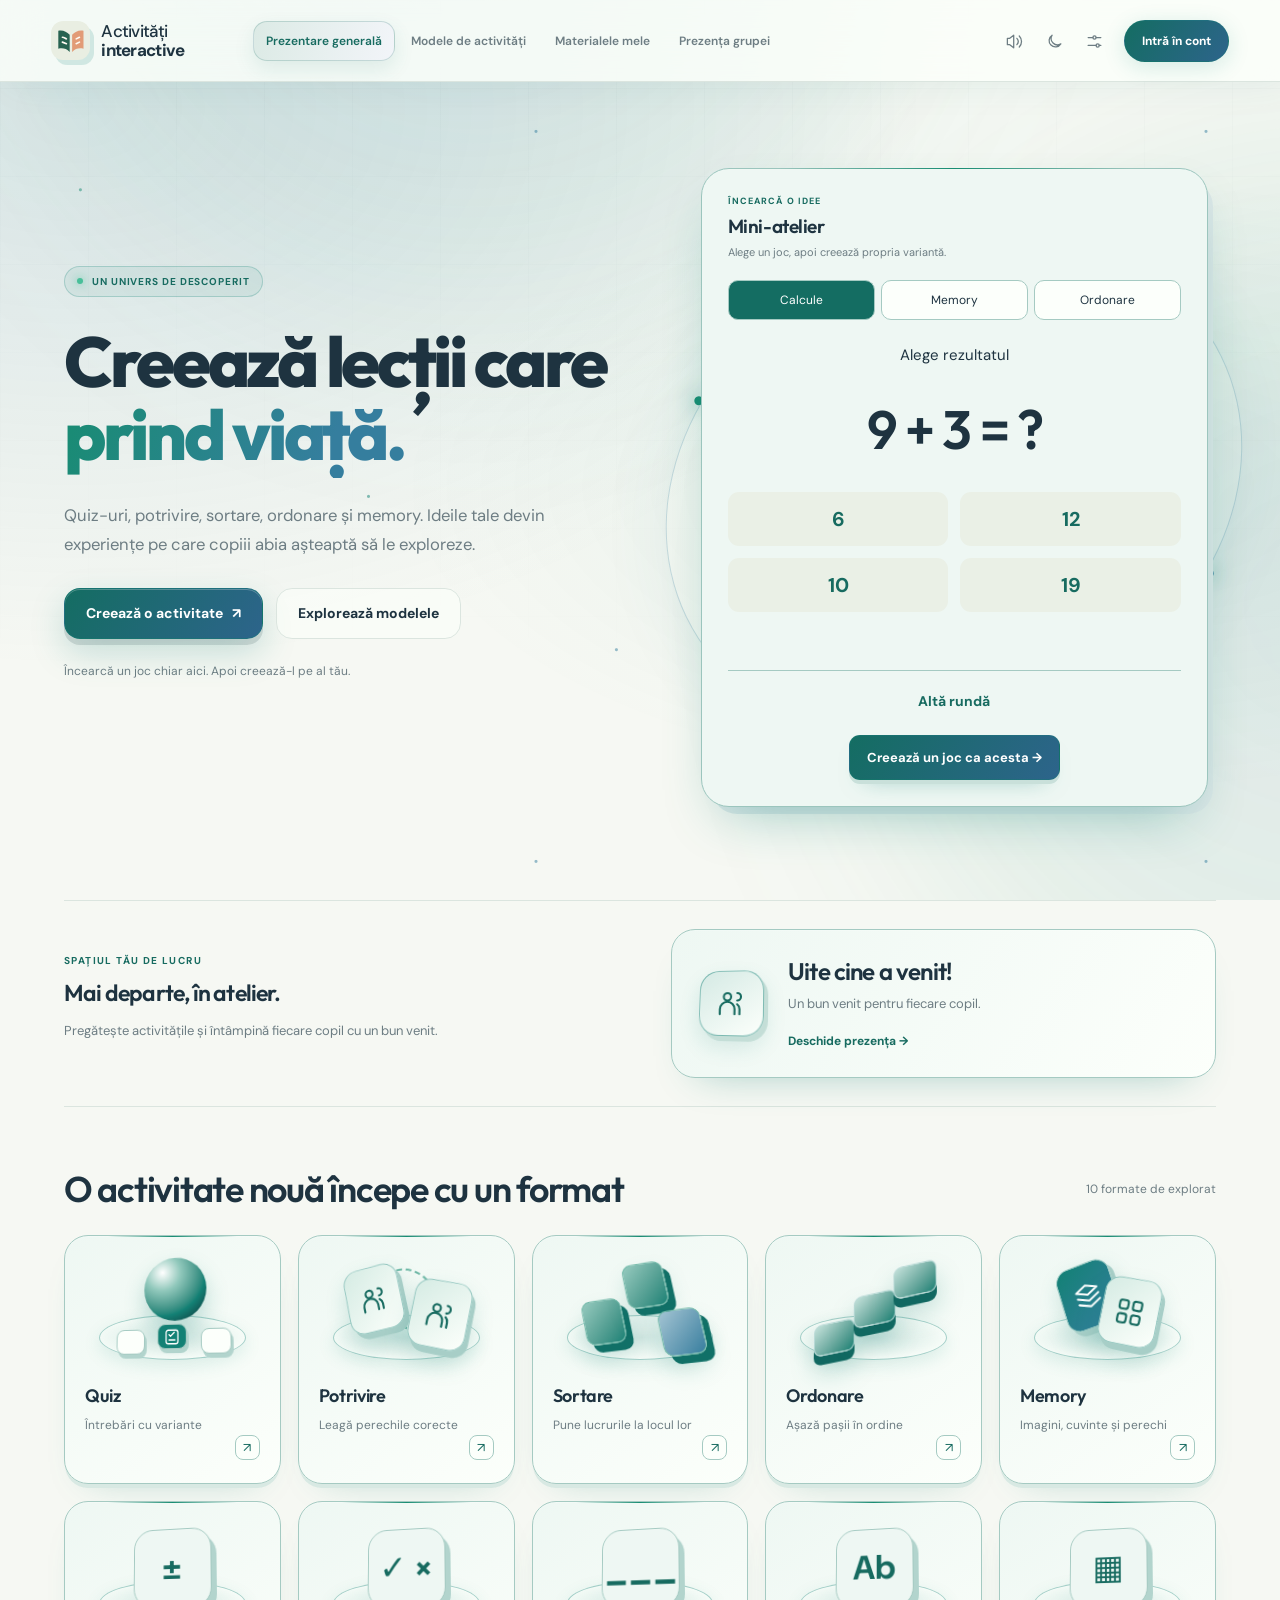
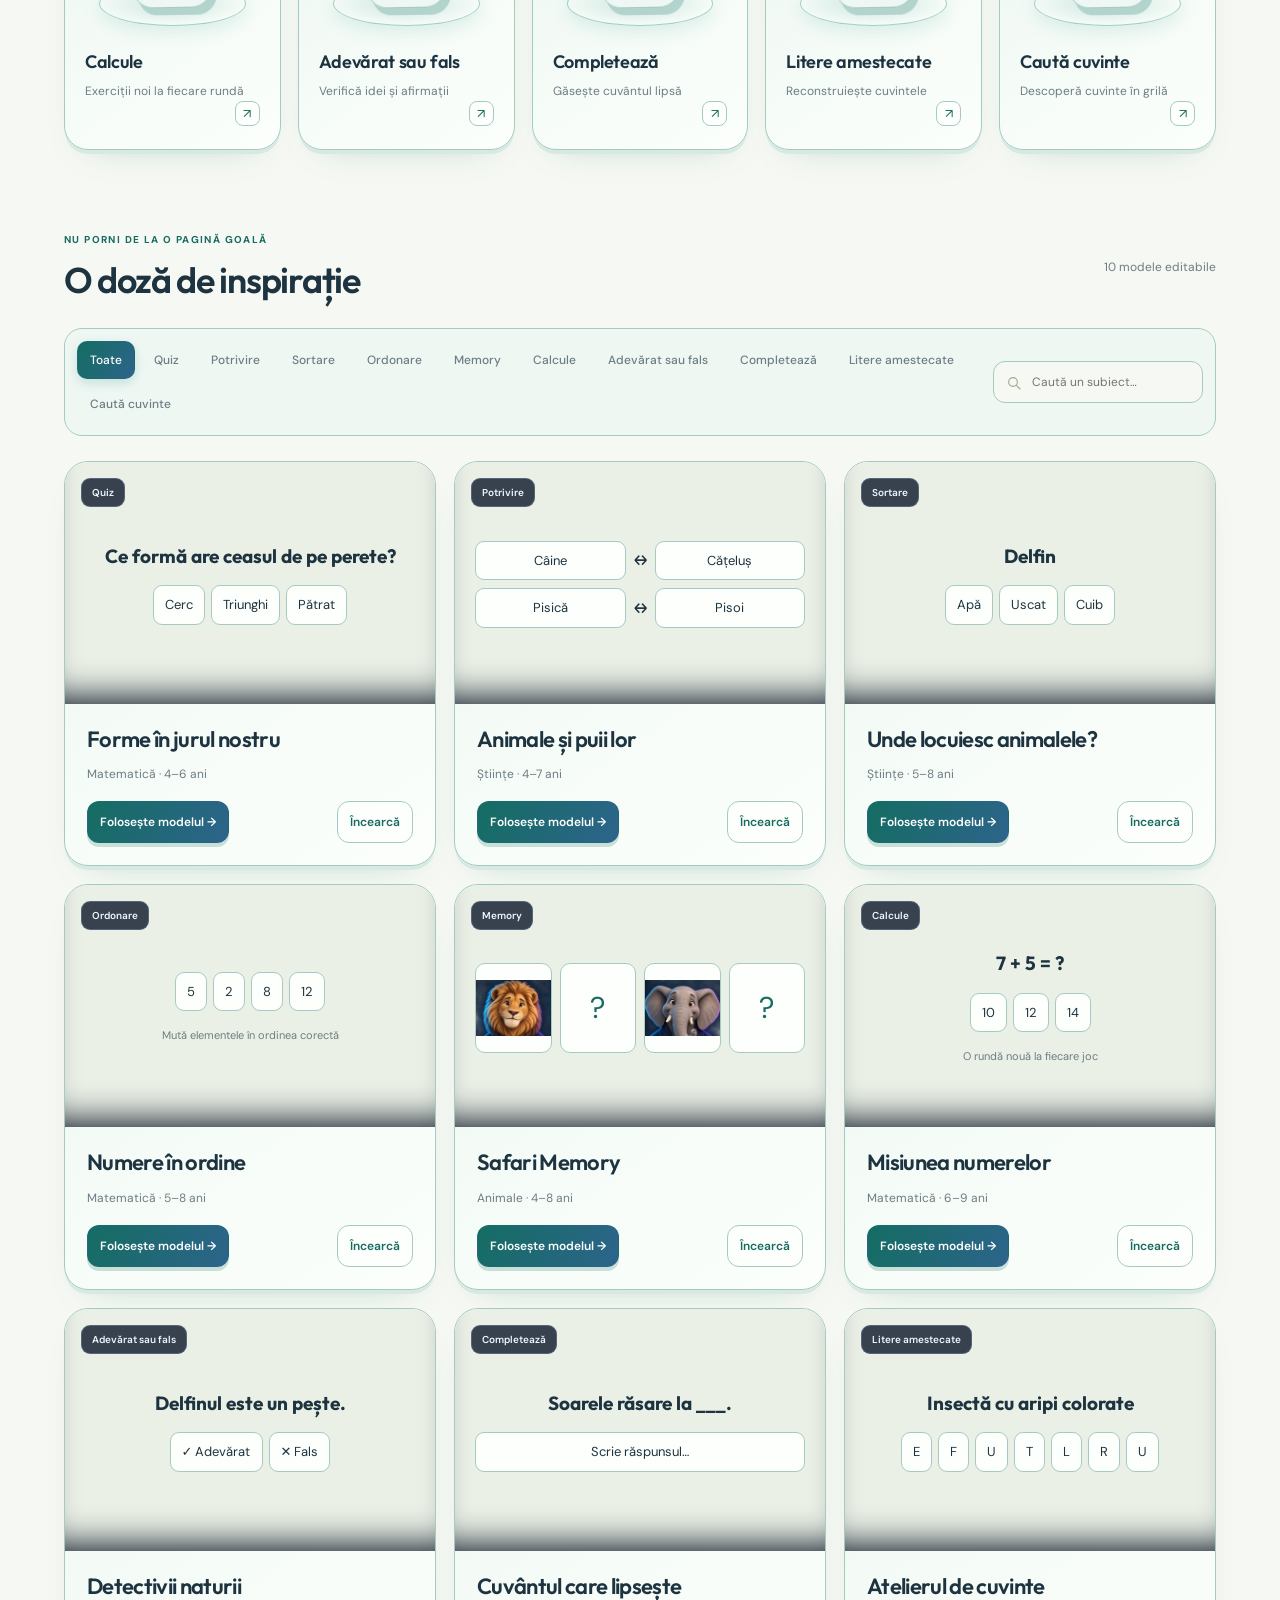
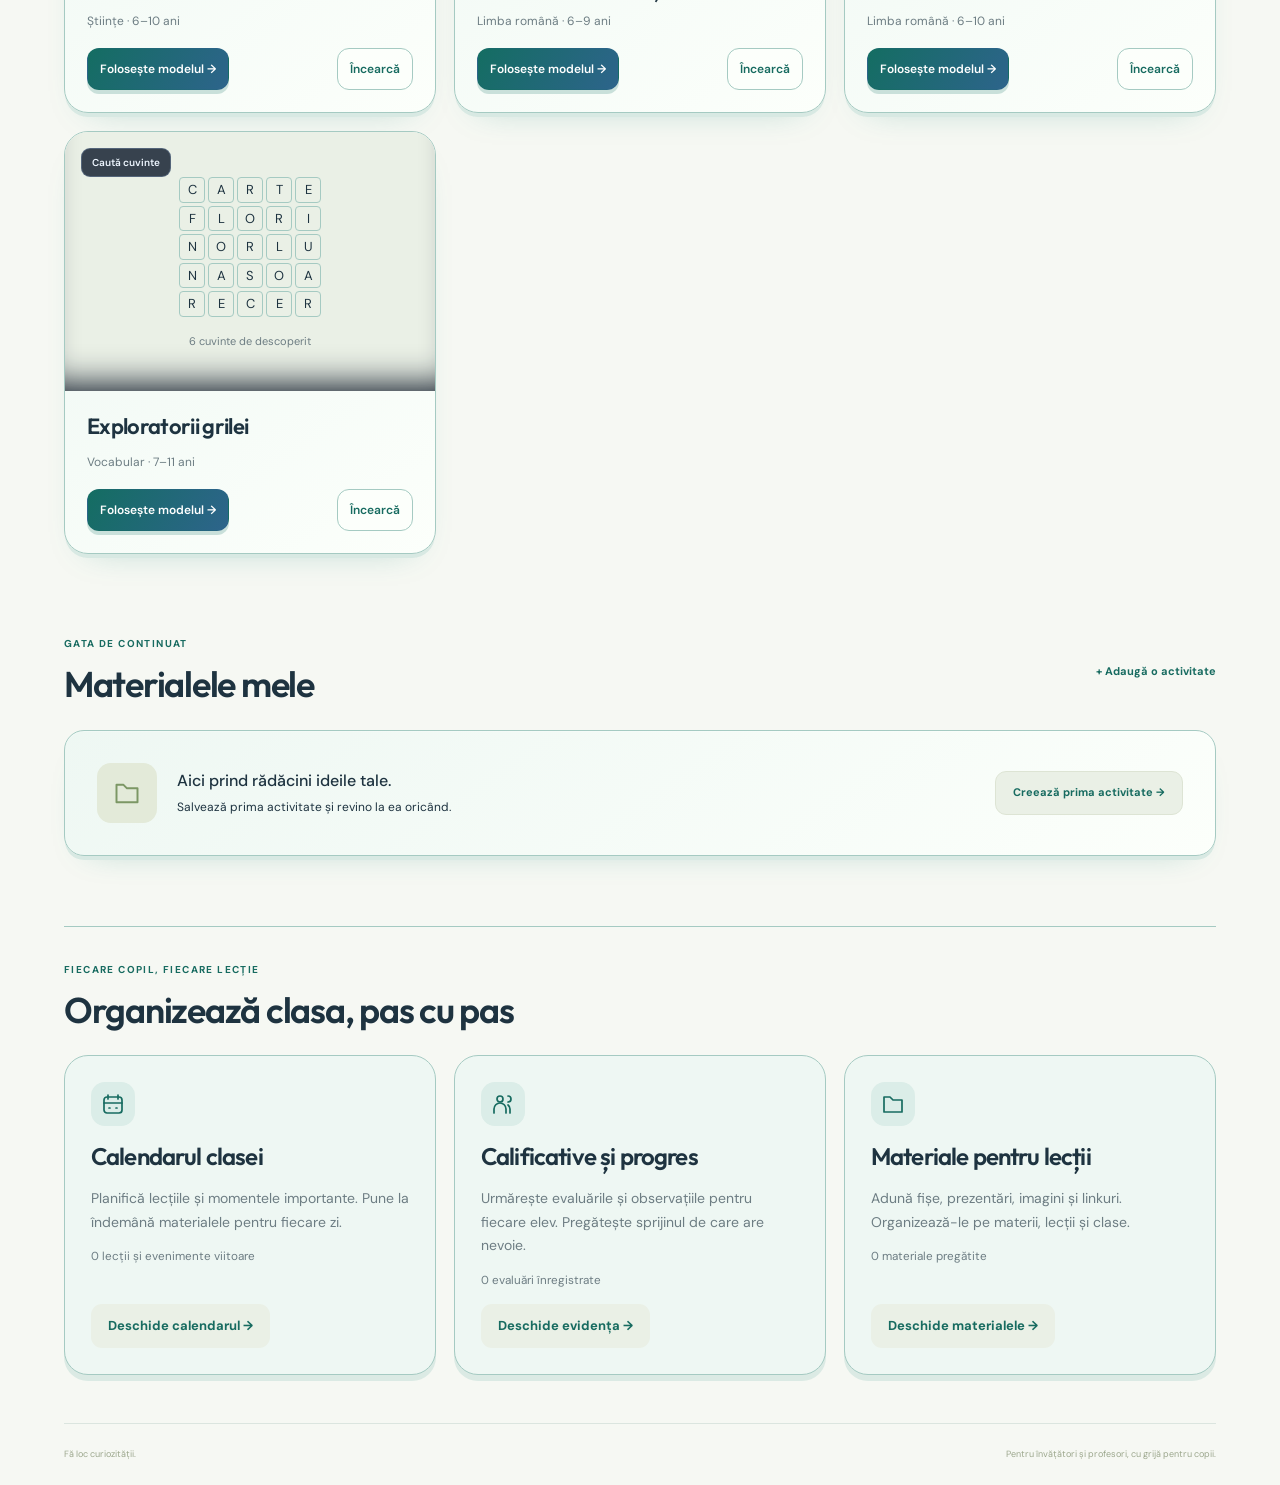
<file: index.html>
<!doctype html>
<html lang="ro">
<head>
  <meta charset="utf-8" />
  <meta name="viewport" content="width=device-width, initial-scale=1" />
  <meta name="description" content="Atelierul tău pentru lecții: creează activități interactive, adaptează modele și organizează prezența clasei." />
  <title>Atelierul profesorului · Activități interactive</title>
  <script>try{const m=localStorage.getItem('atelier.mode')||(localStorage.getItem('atelier.theme')==='dark'?'dark':'light');const p=localStorage.getItem('atelier.palette')||((localStorage.getItem('atelier.theme')||'sage')==='dark'?'sage':localStorage.getItem('atelier.theme')||'sage');document.documentElement.dataset.mode=m;document.documentElement.dataset.palette=p;document.documentElement.dataset.theme=m==='dark'?'dark':p==='sage'?'light':p;document.documentElement.lang=localStorage.getItem('atelier.language')||'ro'}catch{}</script>
  <link rel="icon" href="data:image/svg+xml,%3Csvg%20viewBox%3D%220%200%2048%2048%22%20width%3D%2242%22%20height%3D%2242%22%20fill%3D%22none%22%20xmlns%3D%22http%3A%2F%2Fwww.w3.org%2F2000%2Fsvg%22%3E%3Crect%20width%3D%2248%22%20height%3D%2248%22%20rx%3D%2215%22%20fill%3D%22%23e9eee2%22%2F%3E%3Cpath%20d%3D%22M9%2012c6-1%2010%201%2014%205v21c-4-4-8-5-14-4V12Z%22%20fill%3D%22%23276250%22%2F%3E%3Cpath%20d%3D%22M26%2017c4-4%208-6%2014-5v22c-6-1-10%200-14%204V17Z%22%20fill%3D%22%23e29b76%22%2F%3E%3Cpath%20d%3D%22M14%2020c2%200%203%201%205%202m-5%204%205%202m12-6%204-2m-4%208%204-2%22%20stroke%3D%22%23fffaf2%22%20stroke-width%3D%222%22%20stroke-linecap%3D%22round%22%2F%3E%3C%2Fsvg%3E" type="image/svg+xml" />
  <link rel="stylesheet" href="styles.css" />
  <link rel="stylesheet" href="atelier.css" />
  <link rel="stylesheet" href="account.css" />
  <link rel="stylesheet" href="studio-motion.css" />
  <link rel="stylesheet" href="cursor.css" />
  <link rel="stylesheet" href="experience.css" />
  <link rel="stylesheet" href="activities.css" />
  <link rel="stylesheet" href="teacher-tools.css" />
</head>
<body class="atelier neon-workspace">
  <div class="ambient-background" aria-hidden="true"><div class="ambient-wave wave-one"></div><div class="ambient-wave wave-two"></div><div class="ambient-orbit"></div><div class="ambient-stars"></div></div>
  <a class="skip-link" href="#top">Sari la conținut</a>
  <aside class="sidebar" aria-label="Meniul atelierului">
    <a class="brand" href="#top" aria-label="Activități interactive"><svg viewBox="0 0 48 48" width="42" height="42" fill="none" aria-hidden="true"><rect width="48" height="48" rx="15" fill="#e9eee2"/><path d="M9 12c6-1 10 1 14 5v21c-4-4-8-5-14-4V12Z" fill="#276250"/><path d="M26 17c4-4 8-6 14-5v22c-6-1-10 0-14 4V17Z" fill="#e29b76"/><path d="M14 20c2 0 3 1 5 2m-5 4 5 2m12-6 4-2m-4 8 4-2" stroke="#fffaf2" stroke-width="2" stroke-linecap="round"/></svg><span>Activități<br /><strong>interactive</strong></span></a>
    <p class="nav-caption">ATELIERUL TĂU</p>
    <nav class="workspace-nav" aria-label="Navigare principală">
      <a class="nav-item active" href="#top" data-section="top"><span data-icon="home"></span><span class="nav-label">Prezentare generală</span><span class="mobile-nav-label">Acasă</span></a>
      <a class="nav-item" href="#exploreaza" data-section="exploreaza"><span data-icon="layers"></span><span class="nav-label">Modele de activități</span><span class="mobile-nav-label">Modele</span></a>
      <a class="nav-item" href="#activitatile-mele" data-section="activitatile-mele"><span data-icon="folder"></span><span class="nav-label">Materialele mele</span><span class="mobile-nav-label">Materiale</span><span class="nav-count" id="nav-library-count">0</span></a>
      <a class="nav-item" href="prezenta.html"><span data-icon="people"></span><span class="nav-label">Prezența grupei</span><span class="mobile-nav-label">Prezență</span></a>
    </nav>
    <div class="sidebar-note"><span class="note-book" data-icon="book"></span><strong>O idee bună merită împărtășită.</strong><p>Creează o activitate și trimite linkul clasei tale.</p><button type="button" class="text-button" data-action="open-create">Începe de aici <span aria-hidden="true">→</span></button></div>
    <div class="sidebar-foot"><span class="local-dot"></span><div>Atelier gratuit<small data-storage-description>Materiale salvate în acest browser</small></div></div>
  </aside>
  <div class="workspace">
    <header class="workspace-header">
      <span class="workspace-location">Spațiul meu <span aria-hidden="true">/</span> <strong>Atelierul profesorului</strong></span>
      <time id="today-label"></time>
      <div class="experience-controls" id="experience-controls"></div><div class="account-header"><span class="account-status" data-storage-status>Se încarcă…</span><button type="button" class="account-trigger" data-account-open>Intră în cont</button></div>
      <a class="mobile-brand" href="#top"><svg viewBox="0 0 48 48" width="42" height="42" fill="none" aria-hidden="true"><rect width="48" height="48" rx="15" fill="#e9eee2"/><path d="M9 12c6-1 10 1 14 5v21c-4-4-8-5-14-4V12Z" fill="#276250"/><path d="M26 17c4-4 8-6 14-5v22c-6-1-10 0-14 4V17Z" fill="#e29b76"/><path d="M14 20c2 0 3 1 5 2m-5 4 5 2m12-6 4-2m-4 8 4-2" stroke="#fffaf2" stroke-width="2" stroke-linecap="round"/></svg>Activități interactive</a>
    </header>
    <div id="account-sync-notice" class="account-sync-notice" role="status" hidden><span></span><button type="button" data-account-open>Deschide contul</button></div>
    <main id="top" class="workspace-main">
      <section class="discovery-hero" aria-labelledby="discovery-title">
        <div class="discovery-copy">
          <p class="discovery-eyebrow"><span aria-hidden="true"></span><span data-copy="eyebrow">UN UNIVERS DE DESCOPERIT</span></p>
          <h1 id="discovery-title"><span data-copy="title">Creează lecții care</span> <em data-copy="accent">prind viață.</em></h1>
          <p class="discovery-lead" data-copy="lead">Quiz-uri, potrivire, sortare, ordonare și memory. Ideile tale devin experiențe pe care copiii abia așteaptă să le exploreze.</p>
          <div class="discovery-actions"><button type="button" class="button button-primary portal-trigger" data-action="open-create"><span data-copy="create">Creează o activitate</span><span aria-hidden="true">↗</span></button><a class="button discovery-secondary" href="#exploreaza" data-copy="explore">Explorează modelele</a></div>
          <p class="discovery-note" data-copy="note">Încearcă un joc chiar aici. Apoi creează-l pe al tău.</p>
        </div>
        <section class="discovery-stage" aria-labelledby="discovery-quiz-title">
          <div class="quiz-orbit" aria-hidden="true"></div>
          <div class="discovery-card" id="discovery-card">
            <div class="discovery-card-top"><div><span class="discovery-tag">ÎNCEARCĂ O IDEE</span><h2 id="discovery-quiz-title">Mini-atelier</h2></div></div>
            <p class="discovery-subtitle">Alege un joc, apoi creează propria variantă.</p>
            <div id="mini-workshop"><p>Se pregătește atelierul…</p></div>
          </div>
        </section>
      </section>
      <section class="teacher-launch" aria-labelledby="teacher-launch-title">
        <div><p class="overline" data-copy="ready">SPAȚIUL TĂU DE LUCRU</p><h2 id="teacher-launch-title" data-copy="work">Mai departe, în atelier.</h2><p data-copy="workText">Pregătește activitățile și întâmpină fiecare copil cu un bun venit.</p></div>
        <a class="arrival-link presence-gateway" href="prezenta.html" aria-labelledby="arrival-heading">
          <span class="presence-beacon" aria-hidden="true"><span data-icon="people"></span></span>
          <div><h2 id="arrival-heading">Uite cine a venit!</h2><p id="arrival-summary">Un bun venit pentru fiecare copil.</p><span class="arrival-cta">Deschide prezența <span aria-hidden="true">→</span></span></div>
        </a>
      </section>

      <section class="format-section cyber-section" aria-labelledby="format-title">
        <div class="section-heading"><h2 id="format-title">O activitate nouă începe cu un format</h2><span class="section-count" id="format-count">10 formate de explorat</span></div>
        <div class="template-grid" id="template-grid"></div>
      </section>

      <section id="exploreaza" class="explore-section cyber-section" aria-labelledby="examples-title">
        <div class="section-heading"><div><p class="overline">NU PORNI DE LA O PAGINĂ GOALĂ</p><h2 id="examples-title">O doză de inspirație</h2></div><span class="section-count" id="example-count" aria-live="polite">5 modele editabile</span></div>
        <div class="resource-toolbar">
          <div class="filter-group" role="group" aria-label="Filtrează modelele după format">
            <button class="filter-chip active" data-filter="all" aria-pressed="true">Toate</button>
            <button class="filter-chip" data-filter="quiz" aria-pressed="false">Quiz</button>
            <button class="filter-chip" data-filter="match" aria-pressed="false">Potrivire</button>
            <button class="filter-chip" data-filter="sort" aria-pressed="false">Sortare</button>
            <button class="filter-chip" data-filter="order" aria-pressed="false">Ordonare</button>
            <button class="filter-chip" data-filter="memory" aria-pressed="false">Memory</button>
          </div>
          <label class="resource-search"><span data-icon="search"></span><input type="search" id="resource-search" placeholder="Caută un subiect…" aria-label="Caută modele de activități" /></label>
        </div>
        <div class="example-grid" id="example-grid"></div>
        <div class="search-empty" id="search-empty" hidden><span data-icon="search"></span><h3>Niciun model găsit</h3><p>Încearcă alt cuvânt sau explorează toate formatele.</p><button id="reset-filters" class="button button-soft">Resetează filtrele</button></div>
      </section>

      <section class="materials-section cyber-section" id="activitatile-mele" aria-labelledby="materials-title">
        <div class="section-heading"><div><p class="overline">GATA DE CONTINUAT</p><h2 id="materials-title">Materialele mele</h2></div><button class="text-button" data-action="open-create">+ Adaugă o activitate</button></div>
        <div id="library-list" class="library-list"></div>
      </section>

      <section class="teacher-tools-section" id="spatiul-profesorului" aria-labelledby="teacher-tools-heading">
        <div class="section-heading"><div><p class="overline">FIECARE COPIL, FIECARE LECȚIE</p><h2 id="teacher-tools-heading">Organizează clasa, pas cu pas</h2></div></div>
        <div class="teacher-tools-grid">
          <article class="teacher-tool-card"><span class="teacher-tool-icon" data-icon="calendar" aria-hidden="true"></span><h3>Calendarul clasei</h3><p>Planifică lecțiile și momentele importante. Pune la îndemână materialele pentru fiecare zi.</p><small data-tool-summary="calendar">Lecții și evenimente</small><button type="button" class="button button-soft" data-open-tool="calendar">Deschide calendarul →</button></article>
          <article class="teacher-tool-card"><span class="teacher-tool-icon" data-icon="people" aria-hidden="true"></span><h3>Calificative și progres</h3><p>Urmărește evaluările și observațiile pentru fiecare elev. Pregătește sprijinul de care are nevoie.</p><small data-tool-summary="grades">Aceiași elevi ca la prezență</small><button type="button" class="button button-soft" data-open-tool="grades">Deschide evidența →</button></article>
          <article class="teacher-tool-card"><span class="teacher-tool-icon" data-icon="folder" aria-hidden="true"></span><h3>Materiale pentru lecții</h3><p>Adună fișe, prezentări, imagini și linkuri. Organizează-le pe materii, lecții și clase.</p><small data-tool-summary="materials">Resursele tale, într-un singur loc</small><button type="button" class="button button-soft" data-open-tool="materials">Deschide materialele →</button></article>
        </div>
      </section>
      <footer class="workspace-footer"><span>Fă loc curiozității.</span><span>Pentru învățători și profesori, cu grijă pentru copii.</span></footer>
    </main>
  </div>
  <div class="modal-backdrop" id="modal-backdrop" hidden><div class="modal" id="modal" role="dialog" aria-modal="true" aria-labelledby="modal-title"></div></div>
  <div class="toast" id="toast" role="status" aria-live="polite"></div>
  <script src="atelier-art.js"></script>
  <script type="module" src="app.js"></script>
  <script type="module" src="atelier.js"></script>
  <script type="module" src="cursor.js"></script>
  <script type="module" src="experience.js"></script>
  <script type="module" src="teacher-tools.js"></script>
</body>
</html>
</file>
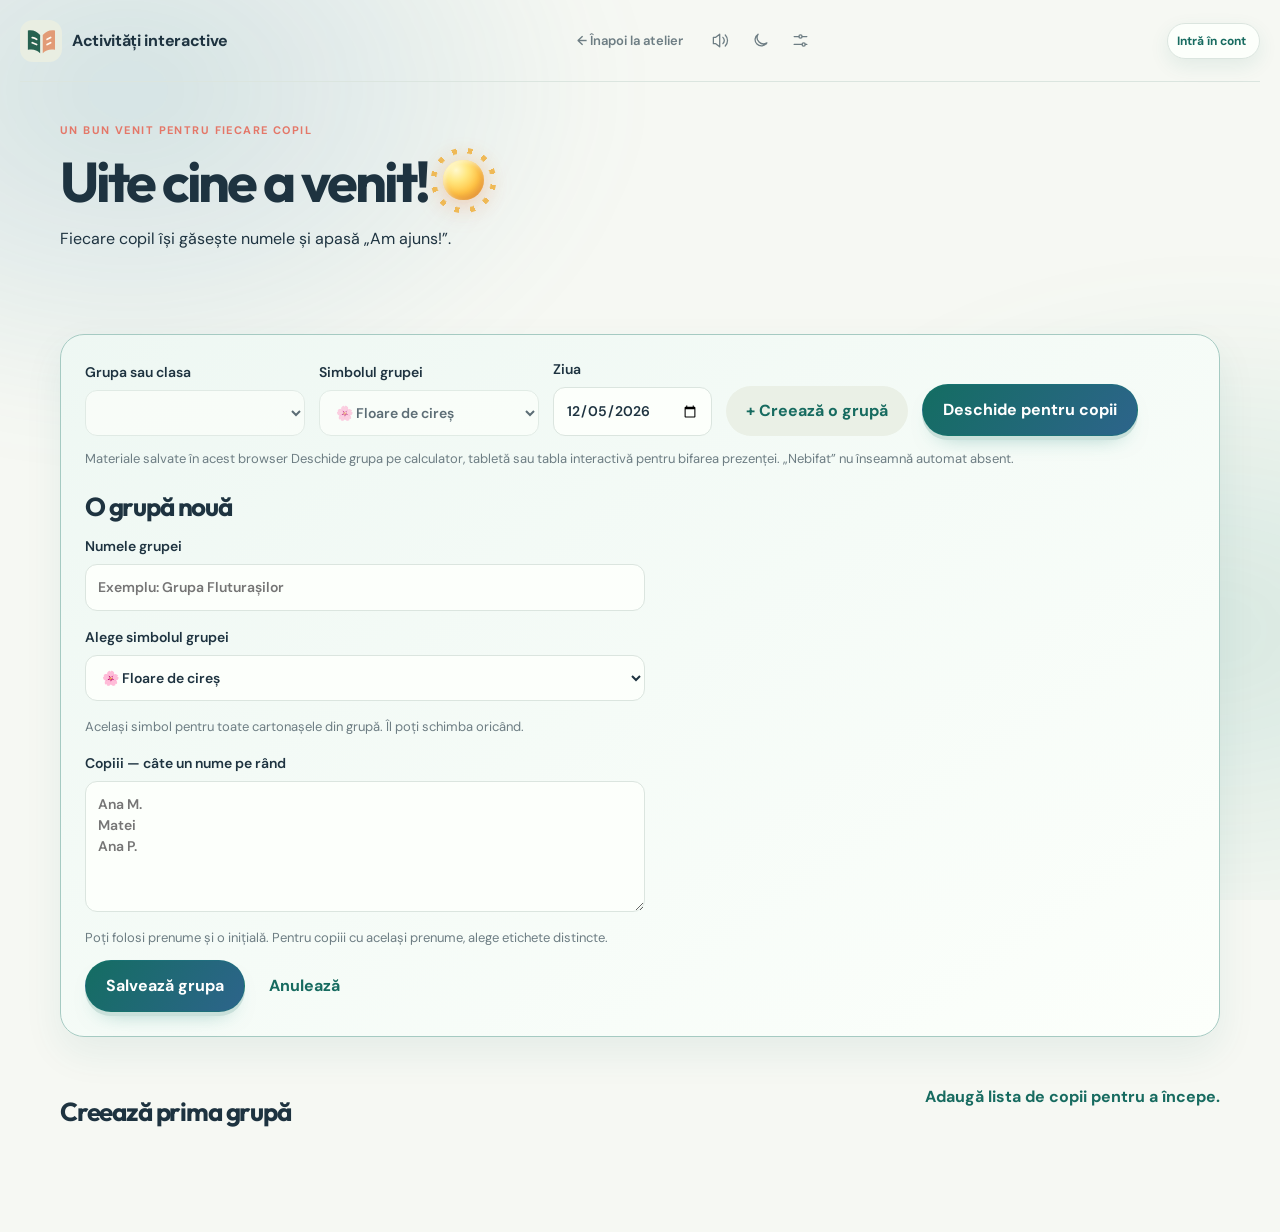
<file: prezenta.html>
<!doctype html>
<html lang="ro">
<head>
  <meta charset="utf-8" />
  <meta name="viewport" content="width=device-width,initial-scale=1" />
  <title>Prezența grupei · Activități interactive</title>
  <script>try{const m=localStorage.getItem('atelier.mode')||(localStorage.getItem('atelier.theme')==='dark'?'dark':'light');const p=localStorage.getItem('atelier.palette')||((localStorage.getItem('atelier.theme')||'sage')==='dark'?'sage':localStorage.getItem('atelier.theme')||'sage');document.documentElement.dataset.mode=m;document.documentElement.dataset.palette=p;document.documentElement.dataset.theme=m==='dark'?'dark':p==='sage'?'light':p;document.documentElement.lang=localStorage.getItem('atelier.language')||'ro'}catch{}</script>
  <link rel="icon" href="data:image/svg+xml,%3Csvg%20viewBox%3D%220%200%2048%2048%22%20width%3D%2242%22%20height%3D%2242%22%20fill%3D%22none%22%20xmlns%3D%22http%3A%2F%2Fwww.w3.org%2F2000%2Fsvg%22%3E%3Crect%20width%3D%2248%22%20height%3D%2248%22%20rx%3D%2215%22%20fill%3D%22%23e9eee2%22%2F%3E%3Cpath%20d%3D%22M9%2012c6-1%2010%201%2014%205v21c-4-4-8-5-14-4V12Z%22%20fill%3D%22%23276250%22%2F%3E%3Cpath%20d%3D%22M26%2017c4-4%208-6%2014-5v22c-6-1-10%200-14%204V17Z%22%20fill%3D%22%23e29b76%22%2F%3E%3Cpath%20d%3D%22M14%2020c2%200%203%201%205%202m-5%204%205%202m12-6%204-2m-4%208%204-2%22%20stroke%3D%22%23fffaf2%22%20stroke-width%3D%222%22%20stroke-linecap%3D%22round%22%2F%3E%3C%2Fsvg%3E" type="image/svg+xml" />
  <link rel="stylesheet" href="styles.css" />
  <link rel="stylesheet" href="prezenta.css" />
  <link rel="stylesheet" href="account.css" />
  <link rel="stylesheet" href="cursor.css" />
  <link rel="stylesheet" href="experience.css" />
</head>
<body class="neon-presence">
  <div class="presence-ambient" aria-hidden="true"><div></div><div></div></div>
  <header class="site-header"><a class="brand" href="/"><svg viewBox="0 0 48 48" width="42" height="42" fill="none" aria-hidden="true"><rect width="48" height="48" rx="15" fill="#e9eee2"/><path d="M9 12c6-1 10 1 14 5v21c-4-4-8-5-14-4V12Z" fill="#276250"/><path d="M26 17c4-4 8-6 14-5v22c-6-1-10 0-14 4V17Z" fill="#e29b76"/><path d="M14 20c2 0 3 1 5 2m-5 4 5 2m12-6 4-2m-4 8 4-2" stroke="#fffaf2" stroke-width="2" stroke-linecap="round"/></svg>Activități interactive</a><a href="/">← Înapoi la atelier</a><div class="experience-controls" id="experience-controls"></div><div class="account-header"><span class="account-status" data-storage-status>Se încarcă…</span><button type="button" class="account-trigger" data-account-open>Intră în cont</button></div></header>
  <div id="account-sync-notice" class="account-sync-notice" role="status" hidden><span></span><button type="button" data-account-open>Deschide contul</button></div>
  <main class="section-wrap attendance">
    <div class="section-heading"><div><p class="eyebrow">Un bun venit pentru fiecare copil</p><h1>Uite cine a venit! <span class="attendance-title-mark" aria-hidden="true"><span></span></span></h1><p>Fiecare copil își găsește numele și apasă „Am ajuns!”.</p></div></div>
    <p id="attendance-message" role="status" aria-live="polite"></p>
    <section id="teacher-controls" class="attendance-panel">
      <div class="attendance-toolbar">
        <label>Grupa sau clasa<select id="group-select" aria-label="Grupa sau clasa"></select></label>
        <label>Simbolul grupei<select id="group-symbol" aria-label="Simbolul grupei"></select></label>
        <label>Ziua<input id="attendance-date" type="date" required /></label>
        <button class="button button-soft" id="new-group" type="button">+ Creează o grupă</button>
        <button class="button button-primary" id="children-mode" type="button">Deschide pentru copii</button>
      </div>
      <p class="attendance-note"><span data-storage-description>Salvat în acest browser.</span> Deschide grupa pe calculator, tabletă sau tabla interactivă pentru bifarea prezenței. „Nebifat” nu înseamnă automat absent.</p>
      <form id="group-form" hidden>
        <h2>O grupă nouă</h2>
        <label>Numele grupei<input id="group-name" maxlength="80" placeholder="Exemplu: Grupa Fluturașilor" required /></label>
        <label>Alege simbolul grupei<select id="new-group-symbol"></select></label>
        <p class="attendance-note">Același simbol pentru toate cartonașele din grupă. Îl poți schimba oricând.</p>
        <label>Copiii — câte un nume pe rând<textarea id="group-children" rows="5" placeholder="Ana M.&#10;Matei&#10;Ana P." required></textarea></label>
        <p class="attendance-note">Poți folosi prenume și o inițială. Pentru copiii cu același prenume, alege etichete distincte.</p>
        <button class="button button-primary" type="submit">Salvează grupa</button>
        <button class="button button-ghost" id="cancel-group" type="button">Anulează</button>
      </form>
      <form id="add-child-form" class="attendance-toolbar" hidden>
        <label>Adaugă un copil<input id="child-name" maxlength="60" placeholder="Prenume sau prenume și inițială" required /></label>
        <button class="button button-soft" type="submit">Adaugă în grupă</button>
      </form>
    </section>
    <div id="children-toolbar" class="attendance-toolbar" hidden><p>Apasă pe cartonașul tău ca să ne spui că ai ajuns.</p><button id="teacher-mode" type="button" class="button button-soft">Înapoi la profesor</button></div>
    <section aria-labelledby="group-title">
      <div class="section-heading attendance-summary"><h2 id="group-title">Creează prima grupă</h2><p id="attendance-count"></p></div>
      <div id="attendance-cards" class="attendance-grid"></div>
    </section>
  </main>
  <script type="module" src="prezenta.js"></script>
  <script type="module" src="cursor.js"></script>
  <script type="module" src="scene-controls.js"></script>
</body>
</html>
</file>
<file: styles.css>
@import url('https://fonts.googleapis.com/css2?family=DM+Sans:wght@400;500;600;700&family=Fraunces:opsz,wght@9..144,600;9..144,700&display=swap');

:root { --paper:#fbf7ee; --paper-deep:#f1e9da; --ink:#21312c; --muted:#68756e; --green:#1e5b4d; --green-dark:#16483d; --coral:#e5785d; --yellow:#f0c95e; --lavender:#c9c6e9; --line:#dce1d7; --white:#fffdf8; --shadow:0 18px 44px rgba(34,64,50,.11); }
* { box-sizing:border-box; }
html { scroll-behavior:smooth; }
body { margin:0; background:var(--paper); color:var(--ink); font:16px/1.5 'DM Sans',system-ui,sans-serif; }
button, input, textarea, select { font:inherit; }
button, a { -webkit-tap-highlight-color:transparent; }
a { color:inherit; text-decoration:none; }
.app-shell { overflow:hidden; }
.section-wrap { width:min(1160px,calc(100% - 48px)); margin-inline:auto; }
.site-header { height:78px; width:min(1240px,calc(100% - 48px)); margin:auto; display:flex; align-items:center; justify-content:space-between; gap:32px; }
.brand { display:flex; align-items:center; gap:10px; font-weight:700; letter-spacing:-.02em; white-space:nowrap; }
.brand-mark { display:grid; place-items:center; width:30px; height:30px; border-radius:10px; color:var(--green-dark); background:var(--yellow); font-size:20px; transform:rotate(-8deg); }
.main-nav { display:flex; gap:30px; margin-left:auto; color:var(--muted); font-size:14px; font-weight:600; }
.main-nav a:hover { color:var(--green); }
.button { border:0; border-radius:999px; cursor:pointer; padding:13px 20px; display:inline-flex; align-items:center; justify-content:center; gap:9px; font-weight:700; transition:transform .18s ease, box-shadow .18s ease, background .18s ease; }
.button:hover { transform:translateY(-2px); }
.button:focus-visible, .text-button:focus-visible, .icon-button:focus-visible, input:focus-visible, textarea:focus-visible, select:focus-visible { outline:3px solid rgba(229,120,93,.45); outline-offset:3px; }
.button-primary { color:var(--white); background:var(--green); box-shadow:0 8px 16px rgba(30,91,77,.16); }
.button-primary:hover { background:var(--green-dark); box-shadow:0 12px 22px rgba(30,91,77,.2); }
.button-small { padding:10px 16px; font-size:13px; }
.button-ghost { color:var(--green); background:transparent; }
.button-soft { background:var(--paper-deep); color:var(--green); }
.button-coral { background:var(--coral); color:var(--white); }
.text-button { border:0; background:transparent; color:var(--green); cursor:pointer; font-weight:700; padding:8px 0; }
.hero { min-height:550px; display:grid; grid-template-columns:1fr .9fr; align-items:center; gap:40px; padding:78px 0 92px; }
.eyebrow { margin:0 0 14px; color:var(--coral); text-transform:uppercase; letter-spacing:.13em; font-size:11px; font-weight:700; }
.eyebrow-dot { width:7px; height:7px; display:inline-block; margin-right:7px; border-radius:50%; background:var(--coral); }
h1, h2, h3 { margin:0; letter-spacing:-.045em; line-height:1.05; }
h1 { font-size:clamp(48px,7vw,84px); max-width:700px; }
h1 em { color:var(--green); font-family:Fraunces,Georgia,serif; font-style:normal; }
h2 { font-size:clamp(27px,4vw,40px); }
.hero-lead { max-width:510px; margin:25px 0 28px; color:var(--muted); font-size:18px; }
.hero-actions { display:flex; flex-wrap:wrap; gap:10px; }
.hero-note { margin-top:25px; color:var(--muted); font-size:13px; }
.hero-note span { color:var(--coral); margin-right:6px; font-size:18px; }
.tools-section { padding:18px 0 92px; }
.tool-grid { display:grid; grid-template-columns:repeat(4,1fr); gap:14px; }
.tool-card { display:flex; gap:13px; min-height:152px; padding:19px; border:1px solid var(--line); border-radius:20px; background:var(--white); }
.tool-card-ready { border-color:#b9d3bb; box-shadow:0 10px 24px rgba(34,64,50,.07); }
.tool-icon { display:grid; place-items:center; flex:0 0 auto; width:42px; height:42px; border-radius:13px; color:var(--green); background:#d8e9d9; font-size:21px; }
.tool-icon-coral { color:#b95845; background:#f9d4c7; }.tool-icon-lavender { color:#5f5a9e; background:#dfdef2; }.tool-icon-yellow { color:#816d10; background:#f6e8ae; }
.tool-card h3 { margin:1px 0 7px; font-size:17px; letter-spacing:-.025em; }.tool-card p { margin:0; color:var(--muted); font-size:13px; line-height:1.4; }.tool-status { display:inline-block; margin-top:14px; color:var(--green); font-size:11px; font-weight:700; }
.hero-art { position:relative; min-height:390px; isolation:isolate; }
.art-sun { position:absolute; width:92px; height:92px; top:10px; right:90px; border-radius:50%; background:var(--yellow); }
.art-blob { position:absolute; z-index:-1; border-radius:49% 51% 58% 42% / 42% 47% 53% 58%; }
.art-blob-one { width:330px; height:290px; top:72px; right:10px; background:#d6ead9; transform:rotate(-7deg); }
.art-blob-two { width:220px; height:185px; bottom:12px; left:22px; background:#f6c5a9; transform:rotate(18deg); }
.art-card { position:absolute; display:flex; align-items:center; gap:10px; border:1px solid rgba(33,49,44,.07); border-radius:18px; background:rgba(255,253,248,.92); box-shadow:var(--shadow); }
.art-card-main { width:245px; height:168px; top:98px; left:94px; padding:24px; flex-direction:column; align-items:flex-start; font-weight:700; }
.art-card-icon { display:grid; place-items:center; width:38px; height:38px; border-radius:12px; color:var(--white); background:var(--coral); font-size:14px; }
.art-options { display:flex; gap:9px; margin-top:9px; }
.art-options i { display:block; width:43px; height:20px; border-radius:8px; background:var(--paper-deep); }
.art-options i:first-child { background:var(--yellow); }
.art-card-small { bottom:55px; right:45px; padding:12px 17px; color:var(--green); font-size:13px; }
.check { display:grid; place-items:center; width:24px; height:24px; border-radius:50%; color:var(--white); background:var(--green); }
.art-spark { position:absolute; color:var(--coral); font-size:34px; }
.spark-one { top:72px; left:39px; }.spark-two { bottom:28px; right:10px; color:var(--green); }
.section-heading { display:flex; justify-content:space-between; align-items:flex-end; gap:22px; margin-bottom:27px; }
.section-count, .storage-note { color:var(--muted); font-size:13px; }
.storage-dot { display:inline-block; width:8px; height:8px; margin-right:6px; border-radius:50%; background:#79ae79; }
.template-grid { display:grid; grid-template-columns:repeat(5,1fr); gap:14px; }
.template-card { position:relative; min-height:220px; padding:20px; border:1px solid var(--line); border-radius:20px; background:var(--white); cursor:pointer; transition:transform .2s ease, box-shadow .2s ease; }
.template-card:hover { transform:translateY(-5px); box-shadow:var(--shadow); }
.template-icon { display:grid; place-items:center; width:47px; height:47px; margin-bottom:30px; border-radius:15px; font-size:23px; }
.template-card h3 { font-size:19px; margin-bottom:7px; letter-spacing:-.025em; }.template-card p { margin:0; color:var(--muted); font-size:13px; }
.template-arrow { position:absolute; right:18px; bottom:17px; color:var(--green); font-size:21px; }
.tone-green .template-icon { background:#d8e9d9; color:var(--green); }.tone-coral .template-icon { background:#f9d4c7; color:#b95845; }.tone-yellow .template-icon { background:#f6e8ae; color:#816d10; }.tone-lavender .template-icon { background:#dfdef2; color:#5f5a9e; }.tone-blue .template-icon { background:#d0e5ec; color:#2f6d7a; }
.examples-section { padding:115px 0 100px; }.example-grid { display:grid; grid-template-columns:repeat(4,1fr); gap:16px; }
.example-card { min-height:195px; padding:20px; border-radius:20px; background:var(--green); color:var(--white); display:flex; flex-direction:column; cursor:pointer; transition:transform .2s ease; }.example-card:hover { transform:translateY(-4px); }.example-card:nth-child(2) { background:var(--coral); }.example-card:nth-child(3) { background:#8c91c7; }.example-card:nth-child(4) { background:#bb9a36; }
.example-type { opacity:.75; font-size:11px; letter-spacing:.1em; text-transform:uppercase; }.example-card h3 { margin-top:auto; margin-bottom:10px; font-size:20px; letter-spacing:-.025em; }.example-meta { opacity:.82; font-size:12px; }
.library-section { padding-bottom:105px; }.library-list { display:grid; gap:10px; }.library-empty { border:1px dashed #c6d0c5; border-radius:18px; padding:34px; text-align:center; color:var(--muted); }.library-empty strong { display:block; margin-bottom:7px; color:var(--ink); font-size:18px; }
.library-row { display:grid; grid-template-columns:auto 1fr auto; align-items:center; gap:15px; border:1px solid var(--line); border-radius:16px; padding:14px 16px; background:var(--white); }.library-row-icon { display:grid; place-items:center; width:42px; height:42px; border-radius:13px; background:var(--paper-deep); font-size:19px; }.library-row h3 { margin:0 0 3px; font-size:16px; letter-spacing:-.02em; }.library-row p { margin:0; color:var(--muted); font-size:12px; }.library-actions { display:flex; gap:5px; }.icon-button { width:35px; height:35px; border:1px solid var(--line); border-radius:10px; background:var(--white); color:var(--green); cursor:pointer; }.icon-button:hover { background:var(--paper-deep); }.icon-button.danger { color:#ae5747; }
.site-footer { border-top:1px solid var(--line); padding:25px 0 35px; display:flex; justify-content:space-between; color:var(--muted); font-size:12px; }
.modal-backdrop { position:fixed; inset:0; z-index:20; display:grid; place-items:center; padding:18px; background:rgba(24,47,39,.5); backdrop-filter:blur(5px); }.modal-backdrop[hidden] { display:none; }.modal { width:min(720px,100%); max-height:min(850px,calc(100vh - 36px)); overflow:auto; border-radius:24px; background:var(--white); box-shadow:0 30px 80px rgba(18,45,36,.28); }.modal-header { display:flex; justify-content:space-between; align-items:flex-start; gap:20px; padding:27px 30px 20px; border-bottom:1px solid var(--line); }.modal-header h2 { font-size:28px; }.modal-header p { margin:8px 0 0; color:var(--muted); font-size:13px; }.modal-body { padding:24px 30px 30px; }.modal-close { border:0; background:transparent; color:var(--muted); cursor:pointer; font-size:25px; line-height:1; }.type-picker { display:grid; grid-template-columns:repeat(5,1fr); gap:8px; }.type-option { padding:13px 6px; border:1px solid var(--line); border-radius:13px; background:var(--paper); color:var(--muted); cursor:pointer; text-align:center; font-size:12px; }.type-option.selected { border-color:var(--green); background:#e3efe2; color:var(--green); font-weight:700; }.type-option span { display:block; margin-bottom:5px; font-size:20px; }.form-grid { display:grid; gap:16px; margin-top:22px; }.form-row { display:grid; grid-template-columns:1fr 1fr; gap:12px; }.field { display:grid; gap:6px; }.field label { color:var(--muted); font-size:12px; font-weight:700; }.field input, .field textarea, .field select { width:100%; border:1px solid var(--line); border-radius:11px; padding:11px 12px; color:var(--ink); background:#fffefb; }.field textarea { min-height:74px; resize:vertical; }.choices-editor { display:grid; gap:9px; }.choice-line { display:grid; grid-template-columns:1fr auto; gap:8px; align-items:center; }.correct-toggle { display:flex; gap:5px; align-items:center; white-space:nowrap; color:var(--muted); font-size:11px; }.correct-toggle input { accent-color:var(--green); }.editor-item { border:1px solid var(--line); border-radius:15px; padding:14px; background:var(--paper); }.editor-item + .editor-item { margin-top:10px; }.editor-item-head { display:flex; justify-content:space-between; gap:10px; margin-bottom:9px; color:var(--muted); font-size:12px; font-weight:700; }.modal-footer { display:flex; justify-content:space-between; gap:10px; margin-top:22px; }.modal-footer .right { display:flex; gap:8px; margin-left:auto; }.validation { display:none; margin-top:12px; padding:10px 12px; border-radius:10px; color:#963f34; background:#fae1da; font-size:13px; }.validation.visible { display:block; }
.player { padding:30px; }.player-top { display:flex; align-items:center; justify-content:space-between; gap:16px; margin-bottom:25px; }.player-kicker { color:var(--coral); text-transform:uppercase; letter-spacing:.1em; font-size:11px; font-weight:700; }.player-progress { color:var(--muted); font-size:12px; }.player h2 { margin-bottom:14px; font-size:30px; }.player-instructions { margin:0 0 24px; color:var(--muted); }.quiz-options { display:grid; gap:10px; }.quiz-option { width:100%; padding:14px 15px; border:1px solid var(--line); border-radius:13px; background:var(--paper); color:var(--ink); cursor:pointer; text-align:left; }.quiz-option:hover { border-color:var(--green); background:#edf4e9; }.quiz-option.selected { border-color:var(--green); background:#deeedf; }.quiz-option.correct { border-color:#68a16b; background:#dbeedc; }.quiz-option.wrong { border-color:#d27867; background:#f7ddd5; }.feedback { min-height:26px; margin:14px 0 0; color:var(--green); font-size:13px; font-weight:700; }.player-actions { display:flex; justify-content:space-between; gap:10px; margin-top:23px; }.pair-grid, .memory-grid { display:grid; grid-template-columns:1fr 1fr; gap:10px; }.pair-column { display:grid; gap:8px; }.pair-item, .memory-card { min-height:52px; padding:12px; border:1px solid var(--line); border-radius:12px; background:var(--paper); cursor:pointer; }.pair-item.selected, .memory-card.flipped { border-color:var(--green); background:#deeedf; }.pair-item.matched, .memory-card.matched { border-color:#68a16b; background:#dbeedc; }.category-zone { display:grid; gap:9px; margin-top:15px; }.category-row { display:grid; grid-template-columns:1fr 1fr; gap:9px; align-items:center; }.category-name { padding:13px; border-radius:11px; background:var(--green); color:var(--white); font-weight:700; }.category-select { width:100%; padding:12px; border:1px solid var(--line); border-radius:11px; background:var(--paper); }.order-list { display:grid; gap:8px; }.order-row { display:grid; grid-template-columns:1fr auto auto; gap:5px; align-items:center; padding:9px 10px; border:1px solid var(--line); border-radius:12px; background:var(--paper); }.order-row span { padding-left:4px; }.order-row button { width:30px; height:30px; border:1px solid var(--line); border-radius:8px; background:var(--white); color:var(--green); cursor:pointer; }.memory-grid { grid-template-columns:repeat(4,1fr); }.memory-card { min-height:80px; display:grid; place-items:center; text-align:center; font-weight:700; }.result { padding:20px; border-radius:16px; background:#e3efe2; text-align:center; }.result strong { display:block; color:var(--green); font-size:35px; font-family:Fraunces,Georgia,serif; }
.toast { position:fixed; z-index:30; left:50%; bottom:25px; transform:translate(-50%,20px); opacity:0; pointer-events:none; padding:12px 18px; border-radius:999px; background:var(--ink); color:var(--white); font-size:13px; transition:opacity .2s ease, transform .2s ease; }.toast.show { opacity:1; transform:translate(-50%,0); }
@media (max-width:900px) { .hero { grid-template-columns:1fr; padding-top:52px; }.hero-art { min-height:330px; max-width:510px; width:100%; margin:auto; }.tool-grid { grid-template-columns:repeat(2,1fr); }.template-grid { grid-template-columns:repeat(3,1fr); }.example-grid { grid-template-columns:repeat(2,1fr); }.main-nav { display:none; } }
@media (max-width:600px) { .section-wrap, .site-header { width:min(100% - 30px,1160px); }.site-header { height:68px; gap:10px; }.site-header .button { padding:8px 12px; font-size:11px; }.brand { font-size:13px; }.brand-mark { width:26px; height:26px; }.hero { min-height:0; padding:48px 0 66px; }.hero-lead { font-size:16px; }.hero-art { transform:scale(.88); transform-origin:top center; margin-bottom:-36px; }.tools-section { padding:12px 0 66px; }.tool-grid { grid-template-columns:1fr; }.tool-card { min-height:0; }.template-grid { grid-template-columns:repeat(2,1fr); }.template-card { min-height:180px; padding:15px; }.template-icon { margin-bottom:20px; width:40px; height:40px; font-size:19px; }.template-card h3 { font-size:16px; }.examples-section { padding:78px 0 65px; }.example-grid { grid-template-columns:1fr; }.section-heading { align-items:flex-start; flex-direction:column; gap:8px; }.storage-note { align-self:flex-start; }.library-row { grid-template-columns:auto 1fr; }.library-actions { grid-column:2; }.modal-header, .modal-body { padding-inline:18px; }.player { padding:20px; }.type-picker { grid-template-columns:repeat(3,1fr); }.form-row { grid-template-columns:1fr; }.memory-grid { grid-template-columns:repeat(3,1fr); }.memory-card { min-height:65px; font-size:12px; }.pair-grid { grid-template-columns:1fr; }.site-footer { flex-direction:column; gap:7px; } }
@media (prefers-reduced-motion:reduce) { *, *::before, *::after { scroll-behavior:auto !important; transition:none !important; } }

/* Theme tokens shared by the teacher workspace and attendance view. */
html[data-theme="light"] { --paper:#f6f8f3; --paper-deep:#eaf0e6; --ink:#1e3340; --muted:#6d7d83; --green:#176b60; --green-dark:#0f4f49; --coral:#e47768; --yellow:#f4cb68; --lavender:#c6c5ef; --line:#dbe5df; --white:#fcfffb; --shadow:0 20px 55px rgba(21,66,61,.12); }
html[data-theme="dark"] { --paper:#0a1220; --paper-deep:#121f32; --ink:#eef7ff; --muted:#9badc2; --green:#75e1c0; --green-dark:#43c3a0; --coral:#ff9e86; --yellow:#f4d47f; --lavender:#a9a8f3; --line:#26374c; --white:#101c2e; --shadow:0 24px 60px rgba(0,0,0,.38); }
html[data-theme="aurora"] { --paper:#eef7fa; --paper-deep:#dcecf4; --ink:#19324a; --muted:#60788b; --green:#166f87; --green-dark:#0b5068; --coral:#d7677e; --yellow:#eccd78; --lavender:#b8c7f0; --line:#cfe0e8; --white:#fbfeff; --shadow:0 20px 55px rgba(23,82,111,.14); }
html[data-theme="lavender"] { --paper:#f5f1fb; --paper-deep:#e9e2f6; --ink:#2f2949; --muted:#786f8d; --green:#5d5aa4; --green-dark:#474584; --coral:#d77d91; --yellow:#e7ca79; --lavender:#d4c8f2; --line:#e0d9ef; --white:#fdfbff; --shadow:0 20px 55px rgba(82,63,126,.14); }
html[data-theme] body { background:var(--paper); color:var(--ink); }
html[data-theme] .button-primary { background:var(--green); box-shadow:0 10px 22px color-mix(in srgb,var(--green) 23%,transparent); }
html[data-theme] .button-primary:hover { background:var(--green-dark); }
html[data-theme] .button-soft { background:var(--paper-deep); color:var(--green); }
html[data-theme] .field input, html[data-theme] .field textarea, html[data-theme] .field select, html[data-theme] .attendance input, html[data-theme] .attendance select, html[data-theme] .attendance textarea { background:var(--white); color:var(--ink); border-color:var(--line); }

/* Mode and palette are independent: every palette has a comfortable light and night version. */
html[data-mode="light"][data-palette="sage"] { --paper:#f6f8f3; --paper-deep:#eaf0e6; --ink:#1e3340; --muted:#6d7d83; --green:#176b60; --green-dark:#0f4f49; --coral:#e47768; --yellow:#f4cb68; --lavender:#c6c5ef; --line:#dbe5df; --white:#fcfffb; }
html[data-mode="light"][data-palette="lavender"] { --paper:#f5f1fb; --paper-deep:#e9e2f6; --ink:#302b49; --muted:#786f8d; --green:#6259a6; --green-dark:#474485; --coral:#d77d91; --yellow:#e7ca79; --lavender:#d4c8f2; --line:#e0d9ef; --white:#fdfbff; }
html[data-mode="light"][data-palette="rose"] { --paper:#fff4f4; --paper-deep:#f9e3e8; --ink:#452c3b; --muted:#927584; --green:#b64f75; --green-dark:#8f385d; --coral:#ef876e; --yellow:#f4cf82; --lavender:#e6c5df; --line:#efd9e0; --white:#fffafb; }
html[data-mode="light"][data-palette="ocean"] { --paper:#eef7fa; --paper-deep:#dcecf4; --ink:#19324a; --muted:#60788b; --green:#166f87; --green-dark:#0b5068; --coral:#d7677e; --yellow:#eccd78; --lavender:#b8c7f0; --line:#cfe0e8; --white:#fbfeff; }
html[data-mode="light"][data-palette="mint"] { --paper:#effaf6; --paper-deep:#dcf0e8; --ink:#193b3a; --muted:#64827e; --green:#218b79; --green-dark:#12665b; --coral:#df806f; --yellow:#eacc76; --lavender:#c3d8ef; --line:#d1e7df; --white:#fbfffd; }
html[data-mode="light"][data-palette="sunset"] { --paper:#fff7ed; --paper-deep:#f9e7d1; --ink:#49352d; --muted:#92786b; --green:#bd684f; --green-dark:#964d3d; --coral:#ed805e; --yellow:#e9bc57; --lavender:#dec6d7; --line:#efddca; --white:#fffdf8; }
html[data-mode="light"][data-palette="berry"] { --paper:#f8f2fb; --paper-deep:#ebddf3; --ink:#382a49; --muted:#806d91; --green:#8651a4; --green-dark:#63377f; --coral:#d9789d; --yellow:#e8c36f; --lavender:#d5c0ed; --line:#e5d8ee; --white:#fffcff; }
html[data-mode="light"][data-palette="amber"] { --paper:#fff9e9; --paper-deep:#f7eac0; --ink:#443822; --muted:#8f7e5c; --green:#9b7a24; --green-dark:#765915; --coral:#dc775f; --yellow:#efbd45; --lavender:#d9c9bb; --line:#eee0bd; --white:#fffdf5; }
html[data-mode="dark"] { --paper:#0a1220; --paper-deep:#121f32; --ink:#eef7ff; --muted:#9badc2; --green:#75e1c0; --green-dark:#43c3a0; --coral:#ff9e86; --yellow:#f4d47f; --lavender:#a9a8f3; --line:#26374c; --white:#101c2e; }
html[data-mode="dark"][data-palette="lavender"] { --green:#c2afff; --green-dark:#9b83ef; --coral:#ff9dc4; --yellow:#f3d994; --lavender:#b7a6f1; --paper:#110f21; --paper-deep:#211a37; --line:#393052; --white:#19152b; }
html[data-mode="dark"][data-palette="rose"] { --green:#ff9ec1; --green-dark:#e778a5; --coral:#ffac8f; --yellow:#f4d17d; --lavender:#d19bbd; --paper:#1d101b; --paper-deep:#31182b; --line:#4c2842; --white:#271522; }
html[data-mode="dark"][data-palette="ocean"] { --green:#72d8f0; --green-dark:#42afce; --coral:#ff9ab2; --yellow:#f0d184; --lavender:#9eaff1; --paper:#071722; --paper-deep:#0d2635; --line:#1d4257; --white:#0d202e; }
html[data-mode="dark"][data-palette="mint"] { --green:#7ce5be; --green-dark:#47c79c; --coral:#ff9d86; --yellow:#e9d27d; --lavender:#a6d9d0; --paper:#071b1b; --paper-deep:#0d302d; --line:#1e4a43; --white:#0d2623; }
html[data-mode="dark"][data-palette="sunset"] { --green:#ffae83; --green-dark:#ec845e; --coral:#ffb18d; --yellow:#f7d274; --lavender:#d9a7c4; --paper:#1c1310; --paper-deep:#332018; --line:#503226; --white:#271a15; }
html[data-mode="dark"][data-palette="berry"] { --green:#d19bff; --green-dark:#a970de; --coral:#ff9bc4; --yellow:#f2d17a; --lavender:#bd9ee7; --paper:#160e22; --paper-deep:#29183b; --line:#4a2d60; --white:#21142f; }
html[data-mode="dark"][data-palette="amber"] { --green:#f4d477; --green-dark:#d5af4c; --coral:#ff9b7e; --yellow:#f6c85a; --lavender:#d9c295; --paper:#1b1609; --paper-deep:#332810; --line:#51421c; --white:#261e0c; }
</file>
<file: atelier.css>
/* Workspace design; the activity editor/player styles remain in styles.css. */
:root { --paper:#f8f8f3; --paper-deep:#eeeee4; --ink:#243b32; --muted:#6b796e; --green:#38624d; --green-dark:#294c3c; --coral:#a26648; --line:#e3e7dd; --white:#fffefa; --shadow:0 16px 34px -18px #33584140; }
[hidden] { display:none !important; }
svg { vertical-align:middle; }
.skip-link { position:fixed; top:-60px; left:240px; z-index:99; padding:12px; background:white; }.skip-link:focus { top:12px; }
.atelier { font-size:14px; }
.atelier h1,.atelier h2,.atelier h3 { letter-spacing:-.035em; }
.atelier h1 { font-size:36px; font-weight:600; line-height:1.18; max-width:none; }
.atelier h2 { font-size:23px; font-weight:600; line-height:1.25; }
.atelier h3 { font-size:17px; font-weight:600; line-height:1.35; }
.atelier .button { border-radius:11px; padding:12px 17px; font-size:13px; min-height:44px; }
.atelier .button-primary { box-shadow:0 3px 4px #264b3112; }
.atelier .button-ink { background:#294b3c; color:white; }
.atelier button:disabled { opacity:.5; cursor:default; transform:none; }
:focus-visible { outline:3px solid #ca805d; outline-offset:4px; }
.sidebar { position:fixed; inset:0 auto 0 0; width:226px; z-index:15; display:flex; flex-direction:column; padding:32px 18px 22px; border-right:1px solid var(--line); background:#fffefa; overflow-y:auto; }
.sidebar .brand { gap:11px; padding-left:8px; align-items:center; font-size:16px; line-height:1.24; margin-bottom:48px; letter-spacing:-.035em; font-weight:500; }.brand img { flex:none; }.brand strong { font-weight:700; }
.nav-caption { margin:0 0 12px 12px; font-size:10px; font-weight:700; letter-spacing:.15em; color:#929c91; }
.workspace-nav { display:grid; gap:5px; }.nav-item { display:flex; align-items:center; gap:11px; padding:13px 11px; border-radius:10px; color:#667366; font-size:12px; font-weight:600; white-space:nowrap; transition:background .18s,color .18s; }.nav-item.active { background:#eaf0e4; color:#386247; }.nav-item:hover { background:#f1f3eb; }.nav-item svg { width:19px; height:19px; }.nav-count { margin-left:auto; font-size:10px; background:#e9ece2; padding:2px 6px; border-radius:5px; }
.sidebar-note { margin-top:auto; padding:26px 14px 24px; border-bottom:1px solid var(--line); color:#6a796b; font-size:12px; }.sidebar-note .note-book { display:block; color:#b97c55; margin-bottom:14px; }.sidebar-note strong { display:block; font-family:Fraunces,Georgia,serif; font-weight:500; font-size:18px; color:#4e6852; line-height:1.4; }.sidebar-note p { margin:10px 0 2px; line-height:1.7; }.sidebar-note .text-button { font-size:12px; }
.sidebar-foot { display:flex; gap:9px; align-items:flex-start; padding:20px 10px 0; font-size:12px; font-weight:600; }.sidebar-foot small { display:block; color:#929b8e; font-size:9px; margin-top:4px; font-weight:400; }.local-dot { flex:none; height:7px; width:7px; background:#8dac73; border-radius:50%; margin-top:5px; }
.workspace { margin-left:226px; }.workspace-header { height:77px; padding:0 40px; border-bottom:1px solid var(--line); display:flex; align-items:center; justify-content:space-between; gap:20px; background:#fffefa90; }.workspace-location { color:#859080; font-size:12px; }.workspace-location>span { margin:0 14px; color:#b7bcb1; }.workspace-location strong { font-weight:500; color:#5f725f; }.workspace-header time { color:#809078; font-size:11px; text-transform:capitalize; }.mobile-brand { display:none; }
.workspace-main { max-width:1440px; padding:36px 40px 0; margin-inline:auto; }.welcome-row { display:flex; justify-content:space-between; gap:20px; align-items:center; margin-bottom:30px; }.overline { font-size:9px; font-weight:700; letter-spacing:.15em; color:#8c9682; margin:0 0 11px; }.welcome-row p:last-child { color:#85907f; font-size:13px; margin:10px 0 0; }.welcome-row .button { flex:none; }
.feature-grid { display:grid; grid-template-columns:minmax(0,2.5fr) minmax(230px,1fr); gap:22px; margin-bottom:36px; }
.studio-banner { position:relative; display:flex; min-height:294px; background:#e5edde; border:1px solid #dfe6d6; border-radius:20px; overflow:hidden; }.banner-copy { position:relative; z-index:1; padding:30px 0 34px 31px; width:48%; }.banner-label { color:#6d8969; font-size:9px; letter-spacing:.16em; font-weight:700; }.studio-banner h2 { font-size:38px; font-weight:500; line-height:1.07; margin-top:17px; letter-spacing:-.045em; }.studio-banner h2 em { font-family:Fraunces,Georgia,serif; color:#697e46; font-style:normal; font-size:1.2em; }.banner-copy p { margin:16px 0 20px; color:#7a8870; line-height:1.8; font-size:12px; }.banner-copy .button { font-size:11px; min-height:38px; padding:10px 14px; }.banner-art { position:absolute; inset:12px 0 16px 43%; display:grid; align-items:center; }.banner-art svg { width:100%; max-height:100%; filter:drop-shadow(0 8px 5px #2c4b3710); animation:art-arrive .7s ease both; }.banner-caption { position:absolute; bottom:14px; right:20px; font-size:8px; letter-spacing:.04em; color:#7e8f72; }
.arrival-widget { position:relative; display:flex; align-items:center; flex-direction:column; padding:20px 20px 16px; border-radius:20px; border:1px solid #e6e3d9; background:#f6f1e6; text-align:center; }.widget-kicker { display:flex; gap:8px; align-items:center; font-size:8px; letter-spacing:.13em; font-weight:700; color:#9b927d; }.widget-kicker svg { width:16px; height:16px; }.arrival-flower { width:103px; margin:3px 0 0; }.arrival-flower svg { width:100%; }.arrival-widget h2 { font-size:22px; font-family:Fraunces,Georgia,serif; font-weight:500; }.arrival-widget p { font-size:11px; margin:8px 0 17px; color:#978b77; }.arrival-widget .button { background:#fffaf0; border:1px solid #e7e0d0; width:100%; font-size:11px; min-height:38px; margin-top:auto; }.widget-note { margin-top:11px; font-size:8px; color:#9e9480; }
.atelier .section-heading { margin-bottom:18px; gap:14px; align-items:center; }.atelier .section-count { color:#8c9885; font-size:11px; white-space:nowrap; }.format-section { margin-bottom:44px; }.format-section h2 { font-size:17px; }.atelier .template-grid { gap:12px; }.atelier .template-card { display:flex; align-items:center; gap:12px; min-height:87px; padding:16px; border-radius:13px; text-align:left; box-shadow:0 2px 3px #3e513407; border:1px solid #e4e6db; }.atelier .template-icon { margin:0; width:40px; height:40px; border-radius:11px; flex:none; }.atelier .template-icon svg { width:21px; height:21px; }.atelier .template-card h3 { font-size:13px; letter-spacing:-.02em; margin-bottom:4px; }.atelier .template-card p { font-size:9px; color:#8d9486; max-width:115px; line-height:1.4; }.atelier .template-arrow { position:static; margin-left:auto; color:#a9b49c; font-size:15px; }.atelier .template-card:hover { transform:translateY(-3px); border-color:#b5c6a9; }
.explore-section { scroll-margin-top:22px; margin-bottom:42px; }.resource-toolbar { display:flex; align-items:center; justify-content:space-between; gap:16px; margin:23px 0 20px; }.filter-group { display:flex; gap:6px; flex-wrap:wrap; }.filter-chip { border:1px solid transparent; border-radius:8px; background:transparent; padding:8px 13px; min-height:37px; font-size:11px; color:#84907e; font-weight:500; cursor:pointer; transition:background .2s,color .2s; }.filter-chip.active { background:#e7eedf; color:#4c6b3e; border-color:#dce6d1; }.filter-chip:hover { background:#edf0e6; color:#426041; }.resource-search { display:flex; gap:8px; align-items:center; padding:9px 12px; border:1px solid #e3e6dc; border-radius:9px; background:#fffefa; width:210px; flex:none; }.resource-search svg { height:16px; width:16px; color:#9aab91; }.resource-search input { width:100%; min-width:0; border:0; outline:0; background:transparent; font-size:11px; color:var(--ink); }.resource-search:focus-within { outline:2px solid #759568; outline-offset:2px; }
.atelier .example-grid { grid-template-columns:repeat(3,minmax(0,1fr)); gap:18px; }.atelier .example-card { color:var(--ink); min-height:0; background:var(--white); padding:0; border-radius:15px; border:1px solid #e1e5d9; overflow:hidden; box-shadow:0 2px 4px #3e513407; display:flex; flex-direction:column; }.example-picture { display:block; position:relative; width:100%; height:174px; padding:0; border:0; cursor:pointer; overflow:hidden; background:#f0e5d5; }.example-picture svg { width:100%; height:100%; transition:transform .35s ease; }.example-card:hover .example-picture svg { transform:scale(1.045); }.example-picture[data-type="match"] { background:#eaeddd; }.example-picture[data-type="sort"] { background:#dfecef; }.example-picture[data-type="order"] { background:#eaeddf; }.example-picture[data-type="memory"] { background:#e6e5ee; }.picture-label { position:absolute; z-index:1; top:12px; left:12px; font-size:8px; font-weight:600; padding:4px 8px; border-radius:5px; background:#fffdf3d9; color:#69735c; }.preview-hint { position:absolute; right:12px; bottom:12px; font-size:9px; background:#fffc; border-radius:6px; padding:5px 8px; color:#465b49; opacity:0; transform:translateY(4px); transition:opacity .2s,transform .2s; }.example-picture:hover .preview-hint,.example-picture:focus-visible .preview-hint { opacity:1; transform:none; }
.example-info { padding:18px 18px 14px; }.atelier .example-info h3 { font-size:16px; margin:0 0 7px; letter-spacing:-.03em; }.atelier .example-meta { font-size:10px; color:#8c9980; opacity:1; }.example-actions { display:flex; justify-content:space-between; align-items:center; gap:8px; border-top:1px solid #eff0e8; margin-top:auto; padding:10px 17px; }.example-actions button { background:transparent; border:0; cursor:pointer; padding:7px 0; font-size:10px; color:#608152; font-weight:600; }.example-actions button:last-child { color:#939b87; }.example-actions button:hover { text-decoration:underline; }
.search-empty { padding:35px; border:1px dashed #cad4c0; border-radius:16px; text-align:center; color:#7a8a70; }.search-empty svg { width:32px; height:32px; margin-bottom:12px; }.search-empty p { font-size:13px; }.materials-section { margin:0 0 46px; scroll-margin-top:22px; }.materials-section .text-button { font-size:11px; }.atelier .library-empty { padding:25px; background:linear-gradient(110deg,#f0f3e9,#f8f8f3); border:1px dashed #ced8c4; display:flex; gap:20px; align-items:center; text-align:left; color:#8e9a85; font-size:12px; }.empty-book { display:grid; place-items:center; background:#e3ead9; border-radius:14px; width:60px; height:60px; color:#7c9765; flex:none; }.empty-book svg { width:28px; height:28px; }.atelier .library-empty strong { font-size:16px; font-weight:500; margin-bottom:5px; }.library-empty .button { margin-left:auto; font-size:11px; background:#fffefa; border:1px solid #dde4d4; flex:none; }.atelier .library-row { box-shadow:0 1px 3px #3e513408; }.atelier .library-row h3 { font-size:14px; }
.upcoming-section { border-top:1px solid var(--line); padding-top:30px; padding-bottom:35px; }.upcoming-section h2 { font-size:19px; }.planned-badge { background:#eeeee7; padding:5px 9px; font-size:9px; border-radius:6px; white-space:nowrap; color:#8c927e; }.upcoming-grid { display:grid; grid-template-columns:repeat(3,1fr); gap:14px; }.upcoming-grid details { border:1px solid #e4e7dc; border-radius:12px; align-self:start; }.upcoming-grid summary { display:flex; align-items:center; gap:12px; padding:16px; cursor:pointer; font-size:11px; font-weight:600; list-style:none; }.upcoming-grid summary::-webkit-details-marker { display:none; }.upcoming-grid small { display:block; color:#929b84; font-size:9px; margin-top:5px; font-weight:400; }.upcoming-icon { color:#a4ad92; }.detail-plus { margin-left:auto; font-size:17px; color:#95a484; transition:transform .2s; }details[open] .detail-plus { transform:rotate(45deg); }.upcoming-grid details p { border-top:1px solid #e4e7dc; font-size:11px; line-height:1.8; padding:14px 16px; margin:0; color:#7d8d71; }
.workspace-footer { display:flex; justify-content:space-between; gap:12px; padding:24px 0; border-top:1px solid var(--line); color:#9ca78d; font-size:9px; }
.atelier .modal { border:1px solid #e2e7d8; border-radius:21px; animation:dialog-arrive .2s ease; }.atelier .modal-backdrop { background:#23392d6b; backdrop-filter:blur(8px); }.atelier .modal-header { background:#f3f5ec; }.atelier .modal-header h2 { font-size:26px; }.atelier .modal-header .eyebrow { font-size:9px; color:#849374; }.atelier .modal-close { min-width:35px; min-height:35px; border:1px solid #dbe2d1; border-radius:50%; background:var(--white); }.atelier .type-option { border-radius:10px; }.atelier .editor-section { margin-top:24px; }.atelier .choice-line>input { min-width:0; width:100%; border:1px solid var(--line); border-radius:9px; padding:10px; background:#fffefa; }.atelier .choices-editor { margin-top:14px; }.atelier .player-question { margin:15px 0 22px; }.atelier .player-top { border-bottom:1px solid var(--line); padding-bottom:18px; }.atelier .player-kicker { color:#8b9b78; }.atelier .quiz-option { transition:background .15s,transform .15s; }.atelier .quiz-option:hover { transform:translateX(3px); }.atelier .modal-footer { flex-wrap:wrap; }.atelier .modal-footer .right { flex-wrap:wrap; }.atelier .form-row>* { min-width:0; }
@keyframes art-arrive { from { opacity:0; transform:translateY(10px) rotate(2deg); } to { opacity:1; transform:none; } }@keyframes dialog-arrive { from { opacity:0; transform:translateY(12px) scale(.98); } to { opacity:1; transform:none; } }
@media(min-width:1450px) { .workspace-main { padding-inline:55px; }.studio-banner { min-height:310px; }.banner-copy { padding-left:38px; }.example-picture { height:205px; } }
@media(max-width:1200px) { .sidebar { width:202px; padding-inline:12px; }.workspace { margin-left:202px; }.workspace-main { padding-inline:26px; }.workspace-header { padding-inline:26px; }.atelier .template-card { padding:12px; gap:9px; }.atelier .template-arrow { display:none; }.atelier .template-card p { font-size:8px; }.feature-grid { gap:16px; }.banner-copy { padding-left:24px; }.studio-banner h2 { font-size:33px; }.resource-toolbar { flex-wrap:wrap; }.resource-search { margin-left:auto; }.atelier .example-grid { gap:14px; } }
@media(max-width:1020px) { .sidebar { width:182px; }.workspace { margin-left:182px; }.sidebar .brand { font-size:14px; padding-left:3px; }.sidebar .brand img { width:36px; height:36px; }.nav-item { font-size:10px; gap:8px; }.workspace-header { height:64px; }.workspace-main { padding-inline:22px; }.welcome-row { align-items:flex-start; }.atelier h1 { font-size:29px; }.welcome-row .button { font-size:11px; }.atelier .template-card { flex-direction:column; align-items:flex-start; padding:14px; }.atelier .template-card p { font-size:9px; }.atelier .template-card h3 { margin-top:4px; }.banner-art { inset-inline-start:46%; }.feature-grid { grid-template-columns:minmax(0,1.7fr) minmax(215px,1fr); }.banner-copy { width:62%; }.banner-copy p { max-width:165px; }.studio-banner h2 { font-size:29px; }.upcoming-grid { grid-template-columns:1fr; }.resource-search { width:100%; }.example-picture { height:138px; } }
@media(max-width:760px) { .sidebar { position:sticky; top:0; width:100%; padding:8px 12px; border-right:0; border-bottom:1px solid var(--line); overflow-x:auto; }.sidebar .brand,.nav-caption,.sidebar-note,.sidebar-foot { display:none; }.workspace-nav { display:flex; gap:6px; }.nav-item { padding:10px; font-size:10px; flex:1; justify-content:center; }.nav-item svg { display:none; }.nav-count { display:none; }.workspace { margin-left:0; }.workspace-header { height:62px; padding-inline:20px; }.workspace-location { display:none; }.mobile-brand { display:flex; align-items:center; gap:9px; font-size:13px; font-weight:700; order:-1; }.workspace-header time { font-size:9px; }.workspace-main { padding:26px 20px 0; }.atelier h1 { font-size:30px; }.feature-grid { grid-template-columns:1.5fr 1fr; }.banner-copy { padding:24px 0 24px 21px; width:68%; }.banner-art { opacity:.75; left:51%; right:-28px; }.banner-caption { display:none; }.studio-banner { min-height:276px; }.banner-copy .button { font-size:10px; }.arrival-widget { padding:17px 12px; }.arrival-widget h2 { font-size:19px; }.arrival-widget .button { font-size:10px; }.widget-kicker { font-size:7px; }.atelier .template-grid { grid-template-columns:repeat(5,minmax(0,1fr)); gap:8px; }.atelier .template-card { padding:11px; gap:6px; }.atelier .template-card h3 { font-size:11px; }.atelier .template-card p { display:none; }.atelier .example-grid { grid-template-columns:repeat(2,minmax(0,1fr)); }.example-picture { height:160px; }.welcome-row { flex-wrap:wrap; }.format-section,.explore-section,.materials-section { scroll-margin-top:75px; }.atelier .library-empty { flex-wrap:wrap; }.library-empty .button { margin-left:80px; }.workspace-footer { flex-wrap:wrap; } }
@media(max-width:480px) { .workspace-main { padding-inline:16px; }.workspace-header { padding-inline:16px; }.workspace-header time { display:none; }.overline { font-size:8px; }.welcome-row .button { width:100%; }.feature-grid { grid-template-columns:1fr; }.studio-banner { min-height:270px; }.studio-banner h2 { font-size:35px; }.banner-art { opacity:1; left:45%; right:-9px; }.banner-copy { width:60%; }.arrival-widget { display:grid; grid-template-columns:65px 1fr; column-gap:12px; text-align:left; }.widget-kicker { grid-column:2; font-size:8px; margin-bottom:6px; }.arrival-flower { grid-row:1/4; grid-column:1; width:70px; }.arrival-widget p { margin:5px 0 12px; }.arrival-widget .button { grid-column:1/-1; }.widget-note { grid-column:1/-1; text-align:center; }.atelier .section-heading { align-items:flex-start; flex-wrap:wrap; }.atelier h2 { font-size:22px; }.format-section h2 { font-size:17px; }.atelier .template-grid { grid-template-columns:repeat(3,minmax(0,1fr)); }.atelier .template-card { min-height:90px; }.atelier .template-card p { display:block; font-size:8px; }.filter-chip { padding-inline:10px; }.resource-toolbar { margin-top:16px; }.atelier .example-grid { grid-template-columns:1fr; }.example-picture { height:195px; }.atelier .library-empty { gap:12px; }.library-empty .button { margin-left:0; }.atelier .modal-backdrop { padding:10px; }.atelier .modal { max-height:calc(100dvh - 20px); }.atelier .modal-header h2 { font-size:23px; }.atelier .modal-footer .right { margin-left:0; }.atelier .type-picker { grid-template-columns:repeat(3,1fr); }.atelier .modal-header,.atelier .modal-body { padding-inline:17px; }.atelier .pair-grid { grid-template-columns:1fr 1fr; } }
@media(prefers-reduced-motion:reduce) { *,*::before,*::after { animation:none !important; scroll-behavior:auto !important; transition:none !important; } }
.mobile-nav-label { display:none; }
.overline { color:#748467; }
.atelier .example-meta { color:#738568; }
.widget-note { color:#8b806c; }
.atelier .template-card .format-description { color:#76816c; }
@media(max-width:760px) {
  .sidebar { overflow-x:hidden; }
  .nav-item { min-width:0; flex:1 1 0; padding:8px 2px; flex-direction:column; gap:4px; font-size:10px; }
  .nav-item svg { display:block; width:18px; height:18px; }
  .nav-label { display:none; }
  .mobile-nav-label { display:block; }
  #top { scroll-margin-top:70px; }
}
@media(max-width:480px) {
  .banner-copy { width:62%; }
  .banner-copy p { max-width:142px; }
  .banner-art { inset:94px -20px 38px 50%; }
}
.format-name { display:block; font-size:13px; letter-spacing:-.02em; margin-bottom:4px; font-weight:600; }
.format-description { display:block; font-size:9px; color:#8d9486; max-width:115px; line-height:1.4; }
.brand>svg { flex:none; }
.format-description { font-size:10px; color:#76816c; }
.overline { color:#748467; }
.atelier .example-meta { color:#738568; }
.widget-note { color:#8b806c; }
@media(max-width:1020px) { .sidebar .brand>svg { width:36px; height:36px; } }
@media(max-width:760px) { .mobile-brand>svg { width:34px; height:34px; } }

/* A softer, more contemporary workspace layer. The content stays quiet so the teacher can find the next action quickly. */
html[data-theme] .atelier { background-image:radial-gradient(circle at 94% -8%, color-mix(in srgb,var(--green) 13%,transparent), transparent 30rem), linear-gradient(135deg,var(--paper),var(--paper-deep)); }
html[data-theme] .atelier .sidebar { background:var(--white); background:color-mix(in srgb,var(--white) 82%,transparent); backdrop-filter:blur(18px); box-shadow:10px 0 40px color-mix(in srgb,var(--green) 8%,transparent); border-color:var(--line); }
html[data-theme] .atelier .brand { color:var(--ink); }
html[data-theme] .atelier .nav-item { border:1px solid transparent; border-radius:14px; color:var(--muted); transition:background .22s ease,color .22s ease,border-color .22s ease,transform .22s ease,box-shadow .22s ease; }
html[data-theme] .atelier .nav-item:hover { color:var(--green); border-color:color-mix(in srgb,var(--green) 18%,transparent); transform:translateX(2px); }
html[data-theme] .atelier .nav-item.active { background:linear-gradient(100deg,color-mix(in srgb,var(--green) 14%,var(--white)),color-mix(in srgb,var(--lavender) 18%,var(--white))); color:var(--green); border-color:color-mix(in srgb,var(--green) 20%,transparent); box-shadow:0 8px 20px color-mix(in srgb,var(--green) 10%,transparent); }
html[data-theme] .atelier .workspace-header { background:var(--white); background:color-mix(in srgb,var(--white) 76%,transparent); backdrop-filter:blur(16px); border-color:var(--line); }
html[data-theme] .atelier .atelier h1, html[data-theme] .atelier h2, html[data-theme] .atelier h3 { color:var(--ink); }
html[data-theme] .atelier .studio-banner { border-color:color-mix(in srgb,var(--green) 20%,var(--line)); background:linear-gradient(120deg,color-mix(in srgb,var(--green) 13%,var(--white)),color-mix(in srgb,var(--lavender) 18%,var(--white))); box-shadow:0 18px 38px color-mix(in srgb,var(--green) 10%,transparent); }
html[data-theme] .atelier .studio-banner::after { content:''; position:absolute; width:220px; height:220px; right:-62px; top:-78px; border-radius:50%; background:color-mix(in srgb,var(--yellow) 24%,transparent); filter:blur(2px); animation:orbit-glow 9s ease-in-out infinite alternate; }
html[data-theme] .atelier .arrival-widget { background:linear-gradient(150deg,color-mix(in srgb,var(--yellow) 17%,var(--white)),var(--white)); border-color:color-mix(in srgb,var(--yellow) 34%,var(--line)); box-shadow:0 12px 28px color-mix(in srgb,var(--yellow) 11%,transparent); }
html[data-theme] .atelier .template-card, html[data-theme] .atelier .example-card, html[data-theme] .atelier .library-row, html[data-theme] .atelier .upcoming-grid details { background:var(--white); border-color:var(--line); box-shadow:0 8px 22px color-mix(in srgb,var(--green) 6%,transparent); transition:transform .22s ease,box-shadow .22s ease,border-color .22s ease,background .22s ease; }
html[data-theme] .atelier .template-card:hover, html[data-theme] .atelier .example-card:hover, html[data-theme] .atelier .library-row:hover { transform:translateY(-5px); box-shadow:0 17px 30px color-mix(in srgb,var(--green) 12%,transparent); border-color:color-mix(in srgb,var(--green) 32%,var(--line)); }
html[data-theme] .atelier .example-info h3, html[data-theme] .atelier .template-card h3, html[data-theme] .atelier .upcoming-grid summary { color:var(--ink); }
html[data-theme] .atelier .format-section .template-card:nth-child(4n+1) .template-icon { background:color-mix(in srgb,var(--green) 15%,var(--white)); color:var(--green); }
html[data-theme] .atelier .format-section .template-card:nth-child(4n+2) .template-icon { background:color-mix(in srgb,var(--coral) 16%,var(--white)); color:var(--coral); }
html[data-theme] .atelier .format-section .template-card:nth-child(4n+3) .template-icon { background:color-mix(in srgb,var(--yellow) 25%,var(--white)); color:#927120; }
html[data-theme] .atelier .format-section .template-card:nth-child(4n+4) .template-icon { background:color-mix(in srgb,var(--lavender) 24%,var(--white)); color:var(--green); }
html[data-theme] .atelier .modal { background:var(--white); border-color:var(--line); box-shadow:0 30px 80px color-mix(in srgb,var(--ink) 26%,transparent); }
html[data-theme] .atelier .modal-header { background:color-mix(in srgb,var(--paper-deep) 70%,var(--white)); border-color:var(--line); }
html[data-theme] .atelier .type-option, html[data-theme] .atelier .editor-item, html[data-theme] .atelier .quiz-option, html[data-theme] .atelier .pair-item, html[data-theme] .atelier .memory-card, html[data-theme] .atelier .order-row { background:var(--paper); border-color:var(--line); color:var(--ink); }
html[data-theme] .atelier .type-option.selected, html[data-theme] .atelier .quiz-option.selected, html[data-theme] .atelier .pair-item.selected, html[data-theme] .atelier .memory-card.flipped { background:color-mix(in srgb,var(--green) 15%,var(--white)); border-color:var(--green); }
html[data-theme] .atelier .toast { background:var(--ink); color:var(--paper); }
html[data-theme="dark"] .atelier .banner-label, html[data-theme="dark"] .atelier .overline, html[data-theme="dark"] .atelier .widget-kicker, html[data-theme="dark"] .atelier .section-count { color:#8fc8ba; }
html[data-theme="dark"] .atelier .studio-banner h2 em { color:#a6edce; }
@keyframes orbit-glow { from { transform:translate3d(-6px,8px,0) scale(.95); opacity:.55; } to { transform:translate3d(8px,-4px,0) scale(1.08); opacity:.9; } }
@media (prefers-reduced-motion:reduce) { html[data-theme] .atelier .studio-banner::after { animation:none; } }
</file>
<file: account.css>
.account-header { display:flex; align-items:center; gap:14px; margin-left:auto; }
.account-trigger { display:inline-flex; align-items:center; gap:9px; background:var(--white,#fffdf7); color:var(--green,#315b48); border:1px solid var(--line,#dce3d6); border-radius:999px; padding:8px 13px 8px 9px; cursor:pointer; font-family:inherit; font-size:12px; font-weight:700; white-space:nowrap; box-shadow:0 7px 20px color-mix(in srgb,var(--green,#315b48) 9%,transparent); transition:transform .2s ease,box-shadow .2s ease,background .2s ease,border-color .2s ease; }
.account-trigger:hover { background:var(--paper-deep,#eaf0e3); transform:translateY(-2px); box-shadow:0 10px 24px color-mix(in srgb,var(--green,#315b48) 16%,transparent); }
.account-trigger-avatar { display:grid; place-items:center; width:27px; height:27px; border-radius:50%; color:var(--white,#fff); background:linear-gradient(135deg,var(--green,#315b48),var(--coral,#cf8768)); font-size:11px; }
.account-trigger-chevron { margin-left:2px; font-size:15px; line-height:1; opacity:.7; transform:translateY(-2px); }
.account-status { color:#63765e; font-size:11px; display:inline-flex; align-items:center; gap:6px; }
.account-status::before { content:''; width:6px; height:6px; border-radius:50%; background:#849c73; }
.account-status[data-state="error"]::before,.account-status[data-state="save-error"]::before,.account-status[data-state="conflict"]::before { background:#bf6b43; }
.account-sync-notice { margin:14px 40px 0; padding:14px 18px; background:#fff0da; border:1px solid #eed6b7; border-radius:12px; color:#795536; font-size:13px; }
.account-sync-notice button { margin-left:10px; border:0; background:transparent; color:inherit; text-decoration:underline; cursor:pointer; }
.account-dialog { position:fixed; inset:0; border:1px solid var(--line,#e0e5d8); border-radius:30px; padding:40px; width:min(490px,calc(100vw - 32px)); max-height:calc(100dvh - 40px); overflow:auto; box-sizing:border-box; color:var(--ink,#294636); background:var(--white,#fcfcf7); box-shadow:0 30px 100px color-mix(in srgb,var(--ink,#1d3727) 22%,transparent); margin:auto; }
.account-dialog::backdrop { background:#21392c70; backdrop-filter:blur(5px); }
.account-close { position:absolute; right:18px; top:15px; border:0; background:transparent; color:#50634d; font-size:27px; cursor:pointer; border-radius:10px; width:34px; height:34px; }
.account-illustration { width:58px; height:58px; display:grid; place-items:center; font-size:32px; background:#e4edde; border-radius:18px; color:#587548; margin-bottom:24px; }
.account-kicker { font-size:10px; letter-spacing:.16em; color:#7d8a72; margin-bottom:10px; }
.account-dialog h2 { font-size:29px; line-height:1.12; letter-spacing:-.045em; margin:0 25px 16px 0; }
.account-dialog p { font-size:13px; line-height:1.65; color:#6b7861; }
.account-dialog .account-kicker { font-size:10px; }
#account-feedback:empty { display:none; }
#account-feedback { padding:12px; border-radius:12px; background:#f3eadb; color:#795f37; }
.google-sign-in { width:100%; display:flex; align-items:center; justify-content:space-between; padding:15px 20px; border:1px solid var(--line,#ccd6c7); border-radius:16px; background:var(--white,#fff); color:var(--green,#2f493b); font-weight:700; font-size:14px; cursor:pointer; margin-top:22px; box-shadow:0 9px 20px color-mix(in srgb,var(--green,#315b48) 9%,transparent); transition:transform .2s ease,box-shadow .2s ease,background .2s ease; }
.google-sign-in:hover { background:var(--paper-deep,#edf2e8); transform:translateY(-2px); box-shadow:0 13px 25px color-mix(in srgb,var(--green,#315b48) 13%,transparent); }
.google-sign-in:disabled { opacity:.55; cursor:not-allowed; }
.account-dialog [hidden] { display:none !important; }
#account-profile { display:flex; gap:12px; align-items:center; padding:16px; background:#eef2e7; border-radius:14px; margin:20px 0; }
#account-profile>div { min-width:0; }
#account-name,#account-email { display:block; overflow-wrap:anywhere; }
#account-email { font-size:12px; color:#74806c; margin-top:4px; }
.account-avatar { flex:none; display:grid; place-items:center; width:38px; height:38px; border-radius:50%; background:#d7e2ca; color:#3b654a; font-weight:600; }
#account-import { margin:20px 0; border:1px solid #e3e5d9; border-radius:14px; padding:16px; }
#account-import p { margin:6px 0 12px; }
#account-import button { width:100%; white-space:normal; font-size:12px; }
.account-sign-out { display:block; border:0; border-radius:8px; padding:10px 0; background:transparent; color:#91684b; cursor:pointer; margin-top:14px; font-size:13px; }
.account-dialog .account-small { font-size:11px; margin:22px 0 0; }
.account-dialog button:focus-visible,.account-trigger:focus-visible { outline:3px solid #8caf75; outline-offset:3px; }
.children-view .account-header,.children-view .account-sync-notice { display:none; }
/* Sign-in and appearance are separate dialogs. */
.settings-dialog .account-settings { margin:0; padding:0; border:0; background:none; }
.settings-dialog #account-settings-title { font-size:27px; margin-right:25px; }
.settings-dialog .settings-kicker { padding-top:12px; }
.settings-dialog .appearance-block { margin-top:20px; }
.account-settings { margin:24px 0 18px; padding:18px; border:1px solid var(--line,#e3e5d9); border-radius:20px; background:linear-gradient(145deg,color-mix(in srgb,var(--paper-deep,#eef2e7) 72%,var(--white)),var(--white)); }
.settings-kicker { margin:0 0 5px !important; font-size:9px !important; letter-spacing:.14em; font-weight:800; color:var(--green,#66806b) !important; }
.account-settings h3 { margin:0; font-size:16px; letter-spacing:-.03em; }
.account-settings>div:first-child>p:last-child { margin:5px 0 14px; font-size:11px; }
.theme-options { display:grid; grid-template-columns:repeat(2,minmax(0,1fr)); gap:8px; }
.theme-option { display:flex; align-items:center; gap:9px; min-width:0; padding:10px; border:1px solid var(--line,#dce3d6); border-radius:14px; background:var(--white,#fff); color:var(--ink,#294636); text-align:left; cursor:pointer; transition:transform .18s ease,border-color .18s ease,background .18s ease,box-shadow .18s ease; }
.theme-option:hover { transform:translateY(-2px); border-color:var(--green,#678f70); box-shadow:0 8px 18px color-mix(in srgb,var(--green,#315b48) 11%,transparent); }
.theme-option.is-selected { border-color:var(--green,#678f70); background:color-mix(in srgb,var(--green,#dfece0) 11%,var(--white)); box-shadow:0 0 0 2px color-mix(in srgb,var(--green,#678f70) 14%,transparent); }
.theme-option strong,.theme-option small { display:block; overflow:hidden; text-overflow:ellipsis; white-space:nowrap; }
.theme-option strong { font-size:11px; }
.theme-option small { margin-top:2px; color:var(--muted,#76806f); font-size:9px; }
.theme-swatch { flex:none; width:25px; height:25px; border-radius:9px; border:1px solid color-mix(in srgb,var(--ink,#294636) 12%,transparent); box-shadow:inset 0 0 0 3px color-mix(in srgb,#fff 38%,transparent); }
.theme-swatch-light { background:linear-gradient(135deg,#f7fbf5 0 50%,#84af8c 50%); }
.theme-swatch-dark { background:linear-gradient(135deg,#0a1220 0 50%,#75e1c0 50%); }
.theme-swatch-aurora { background:linear-gradient(135deg,#e7f7fb 0 50%,#68b8ce 50%); }
.theme-swatch-lavender { background:linear-gradient(135deg,#f5effd 0 50%,#9d95d6 50%); }
/* Display mode and color palette are intentionally separate controls. */
.appearance-block + .appearance-block { margin-top:16px; }
.appearance-label { margin:0 0 8px !important; color:var(--muted,#76806f) !important; font-size:10px !important; font-weight:800; letter-spacing:.08em; text-transform:uppercase; }
.mode-options { display:grid; grid-template-columns:1fr 1fr; gap:8px; }
.mode-option, .palette-option, .language-option { display:flex; align-items:center; gap:8px; min-width:0; padding:9px; border:1px solid var(--line,#dce3d6); border-radius:13px; background:var(--white,#fff); color:var(--ink,#294636); text-align:left; cursor:pointer; transition:transform .18s ease,border-color .18s ease,background .18s ease,box-shadow .18s ease; }
.mode-option:hover, .palette-option:hover, .language-option:hover { transform:translateY(-2px); border-color:var(--green,#678f70); box-shadow:0 8px 18px color-mix(in srgb,var(--green,#315b48) 11%,transparent); }
.mode-option.is-selected, .palette-option.is-selected, .language-option.is-selected { border-color:var(--green,#678f70); background:color-mix(in srgb,var(--green,#dfece0) 12%,var(--white)); box-shadow:0 0 0 2px color-mix(in srgb,var(--green,#678f70) 14%,transparent); }
.mode-option strong, .mode-option small, .palette-option strong, .palette-option small { display:block; overflow:hidden; text-overflow:ellipsis; white-space:nowrap; }
.mode-option strong, .palette-option strong { font-size:10px; }
.mode-option small, .palette-option small { margin-top:2px; color:var(--muted,#76806f); font-size:8px; }
.mode-icon, .palette-swatch { flex:none; width:25px; height:25px; border-radius:9px; border:1px solid color-mix(in srgb,var(--ink,#294636) 12%,transparent); box-shadow:inset 0 0 0 3px color-mix(in srgb,#fff 38%,transparent); }
.mode-icon-light { background:linear-gradient(135deg,#ffffff 0 52%,#efc963 52%); }
.mode-icon-dark { background:linear-gradient(135deg,#0a1220 0 52%,#8e9bff 52%); }
.palette-swatch-sage { background:linear-gradient(135deg,#eaf0e6 0 50%,#4b947d 50%); }
.palette-swatch-lavender { background:linear-gradient(135deg,#f5f1fb 0 50%,#8f80cc 50%); }
.palette-swatch-rose { background:linear-gradient(135deg,#fff4f4 0 50%,#d45f89 50%); }
.palette-swatch-ocean { background:linear-gradient(135deg,#eef7fa 0 50%,#3c9db6 50%); }
.palette-swatch-mint { background:linear-gradient(135deg,#effaf6 0 50%,#45b89a 50%); }
.palette-swatch-sunset { background:linear-gradient(135deg,#fff7ed 0 50%,#dd7656 50%); }
.palette-swatch-berry { background:linear-gradient(135deg,#f8f2fb 0 50%,#9557af 50%); }
.palette-swatch-amber { background:linear-gradient(135deg,#fff9e9 0 50%,#c19a29 50%); }
.palette-options { display:grid; grid-template-columns:repeat(4,minmax(0,1fr)); gap:7px; }
.palette-options { grid-template-columns:repeat(2,minmax(0,1fr)); gap:10px; }
.palette-option[data-palette-option] { position:relative; min-height:64px; padding:15px 30px 15px 14px; justify-content:center; color:#fff; background:var(--tile); border:2px solid transparent; box-shadow:none; }
.palette-option[data-palette-option] strong { font-size:14px; line-height:1.3; white-space:normal; overflow-wrap:anywhere; overflow:visible; width:auto; }
.palette-option[data-palette-option] small,.palette-option .palette-swatch { display:none; }
.palette-option[data-palette-option].is-selected { background:var(--tile); border-color:var(--ink); box-shadow:0 0 0 2px var(--white); }
.palette-option.is-selected::after { content:'✓'; position:absolute; right:10px; top:12px; font-weight:800; }
[data-palette-option="sage"] { --tile:#346e59; }
[data-palette-option="lavender"] { --tile:#7054aa; }
[data-palette-option="rose"] { --tile:#ad416d; }
[data-palette-option="ocean"] { --tile:#196783; }
[data-palette-option="mint"] { --tile:#177967; }
[data-palette-option="sunset"] { --tile:#ae502f; }
[data-palette-option="berry"] { --tile:#813e8c; }
[data-palette-option="amber"] { --tile:#806015; }
.palette-option { flex-direction:column; align-items:flex-start; padding:8px; gap:5px; }
.palette-option strong, .palette-option small { width:100%; }
.language-options { display:grid; grid-template-columns:repeat(3,minmax(0,1fr)); gap:7px; }
.language-option { justify-content:flex-start; font-size:10px; font-weight:700; }
.language-option>span:first-child { font-size:16px; }
html[data-theme="dark"] .mode-option, html[data-theme="dark"] .palette-option, html[data-theme="dark"] .language-option { background:color-mix(in srgb,var(--white) 82%,var(--paper)); }
html[data-theme="dark"] .account-dialog::backdrop { background:#030917b8; }
html[data-theme="dark"] .account-dialog .account-illustration { background:#1b3545; color:#94eed3; }
html[data-theme="dark"] .account-dialog #account-profile { background:#16283a; }
html[data-theme="dark"] .account-dialog #account-import { border-color:#2a3c50; background:#0e1a2b; }
@media(max-width:1000px) { .account-header .account-status { display:none; } .workspace-header time { display:none; } }
@media(max-width:760px) { .workspace-header { flex-wrap:wrap; gap:8px; height:auto; min-height:68px; } .account-header { gap:8px; } .account-trigger { padding:8px 10px 8px 8px; } .account-trigger-name { max-width:76px; overflow:hidden; text-overflow:ellipsis; } .account-dialog { padding:30px 24px; } .account-sync-notice { margin:10px 18px 0; } .site-header { flex-wrap:wrap; } }
@media(max-width:560px) { .palette-options { grid-template-columns:repeat(2,minmax(0,1fr)); } }
@media(max-width:430px) { .theme-options, .mode-options { grid-template-columns:1fr; } .language-options { grid-template-columns:repeat(2,minmax(0,1fr)); } .account-dialog { padding:27px 19px; border-radius:23px; } }
/* Interactive activity previews and readable theme surfaces. */
html[data-theme] .palette-option[data-palette-option] { background:var(--tile); color:white; }
html[data-theme] .atelier .format-name { color:var(--ink); font-size:15px; }
html[data-theme] .atelier .format-description,html[data-theme] .atelier .example-meta { color:var(--muted); font-size:12px; line-height:1.55; }
html[data-theme] .atelier .filter-chip { color:var(--muted); border-radius:999px; }
html[data-theme] .atelier .filter-chip.active { background:var(--paper-deep); color:var(--green); border-color:var(--line); }
html[data-theme] .atelier .resource-search { background:var(--white); border-color:var(--line); border-radius:16px; }
html[data-theme] .atelier .example-actions { border-color:var(--line); }
html[data-theme] .atelier .example-actions button { color:var(--green); font-size:12px; }
html[data-theme] .atelier .example-picture { height:218px; padding:37px 22px 18px; background:radial-gradient(ellipse at top right,color-mix(in srgb,var(--green) 20%,transparent),transparent 75%),var(--paper-deep); }
html[data-theme] .atelier .picture-label { background:var(--white); color:var(--green); font-size:10px; border:1px solid var(--line); border-radius:999px; }
.activity-demo { display:flex; flex-direction:column; height:100%; width:100%; background:var(--white); color:var(--ink); border:1px solid var(--line); border-radius:16px; box-shadow:0 12px 24px #0002; overflow:hidden; transition:transform .3s ease; text-align:center; }
.example-picture:hover .activity-demo { transform:translateY(-4px) rotate(-1deg); }
.demo-top { display:flex; align-items:center; gap:4px; padding:10px 12px; border-bottom:1px solid var(--line); }
.demo-top>i { width:4px; height:4px; background:var(--muted); border-radius:50%; opacity:.5; }
.demo-top>span { margin-left:auto; font-size:9px; color:var(--muted); letter-spacing:.1em; }
.demo-body { display:flex; flex:1; min-height:0; flex-direction:column; justify-content:center; gap:12px; padding:12px; }
.demo-equation { font-size:26px; font-weight:700; letter-spacing:-.04em; }.demo-equation i { color:var(--muted); font-style:normal; }
.demo-answers { display:flex; gap:8px; }.demo-answers>b { flex:1; padding:7px; border:1px solid var(--line); border-radius:9px; font-size:15px; }
.demo-selected { background:color-mix(in srgb,var(--green) 14%,var(--white)); color:var(--green); border-color:var(--green)!important; }.demo-selected small { font-size:10px; }
.demo-pairs { display:grid; grid-template-columns:1fr 24px 1fr; gap:8px; align-items:center; }.demo-pairs b { border:1px solid var(--line); padding:7px; border-radius:9px; font-size:18px; }.demo-pairs i { color:var(--green); font-style:normal; }
.demo-sort { display:flex; gap:10px; }.demo-sort>span { flex:1; display:flex; flex-wrap:wrap; justify-content:center; gap:5px; padding:10px 5px; border:1px dashed var(--green); border-radius:10px; background:var(--paper); }.demo-sort small { width:100%; color:var(--muted); font-size:10px; }.demo-sort b { padding:6px; background:var(--white); border-radius:6px; font-size:15px; }
.demo-steps { display:flex; align-items:center; justify-content:space-between; gap:3px; }.demo-steps b { background:var(--paper-deep); color:var(--green); border-radius:12px; padding:13px 8px; font-size:20px; }.demo-steps i { font-style:normal; color:var(--muted); }
.demo-track { display:flex; gap:7px; }.demo-track i { height:4px; flex:1; border-radius:3px; background:var(--green); opacity:.35; }.demo-track i:first-child { opacity:1; }
.demo-memory { display:grid; grid-template-columns:repeat(3,1fr); gap:7px; }.demo-memory b { border:1px solid var(--line); padding:8px; border-radius:8px; background:var(--paper-deep); color:var(--green); font-size:17px; }
.studio-preview { width:85%; max-width:330px; margin:auto; padding:16px; border:1px solid var(--line); border-radius:24px; background:var(--white); box-shadow:0 22px 48px #0002; transform:rotate(-4deg); }
.studio-preview-top { display:flex; align-items:center; gap:10px; color:var(--green); margin-bottom:12px; }.studio-preview-top span { font-size:11px; color:var(--muted); margin-left:auto; }.studio-preview-top b { font-size:9px; }
.studio-preview-main { height:176px; }.studio-preview-bottom { display:flex; gap:10px; margin-top:12px; }.studio-preview-bottom>span { display:grid; place-items:center; flex:1; padding:8px; border-radius:10px; color:var(--green); background:var(--paper-deep); }
@media(max-width:480px) { .studio-preview { padding:10px; width:100%; }.studio-preview-main { height:140px; }.studio-preview .demo-equation { font-size:22px; }.studio-preview-bottom { gap:5px; }.studio-preview-bottom>span { padding:5px; } }
@media(prefers-reduced-motion:reduce) { .activity-demo { transition:none; } }
html[data-theme] .palette-option[data-palette-option] { background:linear-gradient(138deg,color-mix(in srgb,var(--tile) 18%,white) 0%,color-mix(in srgb,var(--tile) 32%,white) 36%,var(--tile) 37%,color-mix(in srgb,var(--tile) 75%,black) 100%); min-height:88px; justify-content:flex-end; border-radius:17px; box-shadow:inset 0 1px 1px #fff8,0 5px 12px #0002; }
.palette-option[data-palette-option] strong { text-shadow:0 1px 3px #0007; }
.palette-option[data-palette-option].is-selected { outline:2px solid var(--green);outline-offset:3px; }
html[data-theme] .atelier .example-picture { padding:0; height:auto;aspect-ratio:3/2; }
.activity-cover { display:block;width:100%;height:100%;object-fit:cover;transition:transform .4s ease; }.example-picture:hover .activity-cover {transform:scale(1.035);}
html[data-theme] .atelier .picture-label { top:10px;left:10px;background:#12262dd9;color:#fff;border-color:#ffffff38;backdrop-filter:blur(8px); }
@media(prefers-reduced-motion:reduce){.activity-cover{transition:none;}}
</file>
<file: studio-motion.css>
/* Spatial workspace. Content uses normal flow; only decorative objects float. */
html[data-theme] .atelier { position:relative; isolation:isolate; background:var(--paper); }
.ambient-background { position:fixed; inset:0; z-index:-1; overflow:hidden; pointer-events:none; background:linear-gradient(135deg,var(--paper),var(--paper-deep)); }
.ambient-background::before,.ambient-background::after { content:""; position:absolute; width:90vw; height:85vh; border-radius:50%; filter:blur(50px); opacity:.65; will-change:transform; animation:ambient-drift 24s ease-in-out infinite alternate; }
.ambient-background::before { top:-22vh; right:-15vw; background:radial-gradient(ellipse,color-mix(in srgb,var(--green) 30%,transparent),transparent 68%); }
.ambient-background::after { bottom:-22vh; left:8vw; background:radial-gradient(ellipse,color-mix(in srgb,var(--lavender) 42%,transparent),transparent 70%); animation-delay:-12s; }
/* Slow, broad ribbons stay behind opaque cards and never intercept input. */
.ambient-wave { position:absolute; width:150vw; height:70vh; left:-25vw; border-radius:46% 54% 0 0 / 55% 65% 0 0; border-top:1px solid color-mix(in srgb,var(--green) 10%,transparent); background:linear-gradient(180deg,color-mix(in srgb,var(--green) 10%,transparent),color-mix(in srgb,var(--lavender) 8%,transparent) 15%,transparent 48%); transform-origin:50% 0; animation:ambient-wave 26s ease-in-out infinite alternate; will-change:transform; }
.wave-one { top:24vh; transform:translate3d(-3vw,0,0) rotate(-11deg); }
.wave-two { top:68vh; opacity:.6; transform:translate3d(5vw,0,0) rotate(8deg); animation-name:ambient-wave-return; animation-duration:32s; animation-delay:-16s; }
html[data-mode="dark"] .ambient-wave { opacity:.65; }html[data-mode="dark"] .wave-two { opacity:.4; }
html[data-theme] .atelier .workspace-header { background:color-mix(in srgb,var(--white) 65%,transparent); }
.atelier .workspace-main { max-width:1550px; padding-top:40px; }
.atelier h1 { font-size:clamp(28px,3vw,44px); font-weight:650; }
.welcome-row { margin-bottom:32px; }
.welcome-row p:last-child { font-size:15px; color:var(--muted); line-height:1.6; }
.atelier .overline { font-size:10px; color:var(--muted); }
.feature-grid { grid-template-columns:minmax(0,2.35fr) minmax(250px,1fr); gap:24px; align-items:stretch; }
html[data-theme] .atelier .studio-banner { display:grid; grid-template-columns:minmax(0,1.05fr) minmax(0,1fr); align-items:center; gap:12px; min-height:380px; padding:34px; border-radius:30px; overflow:hidden; isolation:isolate; background:linear-gradient(125deg,color-mix(in srgb,var(--white) 92%,var(--green)),color-mix(in srgb,var(--green) 17%,var(--paper))); box-shadow:inset 0 1px 0 #fff8,0 2px 0 color-mix(in srgb,var(--green) 14%,var(--line)),0 22px 48px -25px color-mix(in srgb,var(--green) 35%,transparent); }
html[data-theme] .atelier .studio-banner::after { display:none; }
.studio-banner .banner-copy { width:auto; min-width:0; padding:0; z-index:2; }
.studio-banner .banner-label { font-size:10px; color:var(--green); letter-spacing:.14em; }
.atelier .studio-banner h2 { font-size:clamp(29px,2.6vw,42px); line-height:1.13; margin:20px 0 0; overflow-wrap:normal; }
html[data-theme] .atelier .studio-banner h2 em { display:inline-block; font-size:1.3em; color:var(--green); margin-top:5px; }
.studio-banner .banner-copy p { max-width:30ch; font-size:14px; line-height:1.7; color:var(--muted); margin:22px 0 26px; }
.studio-banner .banner-copy .button { font-size:13px; padding:13px 17px; min-height:46px; white-space:normal; }
.studio-banner .banner-art { position:relative; inset:auto; width:100%; min-width:0; height:300px; opacity:1; perspective:900px; }
.lesson-scene { position:relative; width:100%; height:100%; display:grid; place-items:center; }
.banner-art .lesson-scene svg { width:24px; height:24px; flex:none; filter:none; animation:none; }
.scene-halo { position:absolute; width:95%; aspect-ratio:1; border-radius:50%; background:radial-gradient(circle at 35% 30%,#ffffff9c,color-mix(in srgb,var(--green) 14%,transparent) 65%,transparent 72%); box-shadow:inset 0 1px 0 #fff6; }
.scene-plinth { position:absolute; width:85%; height:38px; bottom:10px; border-radius:50%; background:color-mix(in srgb,var(--green) 14%,transparent); filter:blur(10px); animation:scene-shadow 7s ease-in-out infinite; }
.lesson-stack { position:relative; width:min(100% - 24px,265px); aspect-ratio:1.1; transform:rotate(-7deg); animation:lesson-float 7s ease-in-out infinite; }
.lesson-sheet { position:absolute; inset:0; border-radius:24px; border:1px solid #ffffff60; }
.sheet-back { transform:translate(13px,-20px) rotate(12deg); background:linear-gradient(135deg,color-mix(in srgb,var(--lavender) 65%,white),color-mix(in srgb,var(--lavender) 65%,var(--green))); box-shadow:2px 6px 0 color-mix(in srgb,var(--lavender) 60%,var(--ink)); }
.sheet-mid { transform:translate(5px,-8px) rotate(5deg); background:linear-gradient(135deg,#fff4d6,#e8c56d); box-shadow:2px 6px 0 #b99450; }
.lesson-front { position:relative; height:100%; display:flex; flex-direction:column; justify-content:space-between; padding:22px; border-radius:24px; color:var(--ink); background:linear-gradient(140deg,var(--white),var(--paper)); border:1px solid color-mix(in srgb,var(--white) 65%,var(--line)); box-shadow:0 5px 0 color-mix(in srgb,var(--green) 25%,var(--paper-deep)),0 23px 35px -10px #13262c45,inset 0 2px 2px #fff9; }
.lesson-heading { display:flex; align-items:center; justify-content:space-between; color:var(--green); }
.lesson-progress { display:flex; gap:5px; }.lesson-progress i { width:16px; height:4px; border-radius:4px; background:var(--line); }.lesson-progress i:first-child { background:var(--green); }
.lesson-equation { font-size:clamp(24px,2.5vw,36px); font-weight:750; white-space:nowrap; text-align:center; letter-spacing:-.04em; }.lesson-equation>span { color:var(--muted); }
.lesson-options { display:flex; gap:9px; }.lesson-options>span { flex:1; text-align:center; padding:10px 4px; font-size:20px; font-weight:700; border-radius:12px; background:var(--white); box-shadow:0 3px 0 var(--line); border:1px solid var(--line); }
.lesson-options .lesson-correct { background:var(--green); color:var(--paper); border-color:transparent; box-shadow:0 4px 0 color-mix(in srgb,var(--green) 70%,black),inset 0 1px 0 #fff5; }.lesson-correct small { font-size:12px; }
.floating-token { position:absolute; display:grid; place-items:center; border:1px solid #fff8; border-radius:18px; animation:token-float 6s ease-in-out infinite; }
.token-book { width:54px; height:58px; left:0; bottom:12px; background:linear-gradient(135deg,#fff0e8,#e6a078); color:#794928; box-shadow:2px 5px 0 #bd7e59,0 12px 22px #40291826,inset 0 2px 2px #fff9; transform:rotate(-12deg); }
.token-check { width:47px; height:47px; top:12px; right:0; background:linear-gradient(135deg,#f5f0ff,#b6a0ed); color:#5b438c; font-size:24px; box-shadow:2px 5px 0 #8a75ba,0 12px 22px #45326126,inset 0 2px 2px #fffa; animation-delay:-3s; }
.scene-pearl { position:absolute; width:17px; height:17px; bottom:35px; right:12px; border-radius:50%; background:radial-gradient(circle at 30% 25%,white,#e6c55f 45%,#a27526); box-shadow:3px 6px 8px #0002; }
html[data-theme] .atelier .arrival-widget { display:flex; flex-direction:column; gap:0; padding:25px 22px; border-radius:30px; background:linear-gradient(145deg,color-mix(in srgb,var(--yellow) 12%,var(--white)),var(--white)); box-shadow:inset 0 1px 0 #fff8,0 2px 0 color-mix(in srgb,var(--yellow) 30%,var(--line)),0 22px 45px -28px #a8793640; }
.arrival-widget .widget-kicker { font-size:10px; line-height:1.5; flex-wrap:wrap; justify-content:center; color:var(--muted); }
.arrival-sun { width:138px; height:144px; position:relative; margin:14px auto 8px; flex:none; }
.sun-rays { position:absolute; inset:0 0 6px; animation:sun-turn 70s linear infinite; }
.sun-rays i { position:absolute; left:calc(50% - 5px); top:0; width:10px; height:22px; border-radius:8px; transform-origin:5px 69px; transform:rotate(calc(var(--ray)*30deg)); background:linear-gradient(90deg,#ffe8a1,#e9aa3f); box-shadow:inset 1px 1px 2px #fff9,1px 2px 2px #93632230; }
.sun-core { position:absolute; width:87px; height:87px; top:25px; left:25px; border-radius:50%; background:radial-gradient(circle at 31% 25%,#fff9cd 0%,#ffe589 28%,#f5ba42 58%,#d98a22 85%,#b85e16); box-shadow:inset 0 2px 4px #fff9,inset -5px -7px 10px #b9641940,0 9px 18px #d18b2d45; animation:sun-bob 6s ease-in-out infinite; }
.sun-core::before { content:""; position:absolute; width:35px; height:17px; top:12px; left:15px; transform:rotate(-35deg); border-radius:50%; background:linear-gradient(#ffffffe0,#ffffff00); filter:blur(2px); }
.sun-shadow { position:absolute; bottom:-1px; left:29px; width:80px; height:9px; border-radius:50%; background:#c78d3325; filter:blur(4px); }
.atelier .arrival-widget h2 { font-family:inherit; font-size:25px; line-height:1.2; margin:0; }
.arrival-widget p { color:var(--muted); font-size:13px; line-height:1.6; margin:12px 0 24px; }
.arrival-widget .button { min-height:46px; font-size:13px; margin-top:auto; }
.arrival-widget .widget-note { color:var(--muted); font-size:10px; line-height:1.5; margin-top:16px; }
html[data-theme] .atelier .button { position:relative; transition:transform .22s ease,box-shadow .22s ease,background .22s ease; }
html[data-theme] .atelier .button-primary,html[data-theme] .atelier .button-ink { background:linear-gradient(145deg,var(--green),color-mix(in srgb,var(--green) 80%,var(--ink))); color:var(--paper); border:1px solid color-mix(in srgb,var(--green) 70%,var(--white)); box-shadow:inset 0 1px 0 #fff5,0 4px 0 color-mix(in srgb,var(--green) 60%,black),0 12px 25px -10px color-mix(in srgb,var(--green) 60%,transparent); }
html[data-theme] .atelier .button:hover:not(:disabled) { transform:translateY(-3px); }
html[data-theme] .atelier .button:active:not(:disabled) { transform:translateY(2px); box-shadow:inset 0 1px 3px #0002; }
html[data-theme] .atelier .sidebar-note,html[data-theme] .atelier .sidebar-note strong { color:var(--muted); }
html[data-theme] .atelier .template-card { min-width:0; border-radius:20px; flex-direction:column; align-items:flex-start; gap:16px; padding:20px; box-shadow:inset 0 1px 0 #fff5,0 4px 0 var(--line),0 14px 25px -18px #172c3640; }
html[data-theme] .atelier .template-icon { width:48px; height:48px; border-radius:15px; box-shadow:inset 1px 2px 2px #fff9,2px 4px 0 color-mix(in srgb,var(--green) 18%,var(--line)),0 9px 16px -7px #172c3640; transform:rotate(-6deg); transition:transform .3s; }
html[data-theme] .atelier .template-card:hover .template-icon { transform:translateY(-3px) rotate(5deg); }
.atelier .template-card>span { min-width:0; }.atelier .format-description { max-width:none; }.atelier .template-arrow { display:none; }
html[data-theme] .atelier .example-card { border-radius:24px; box-shadow:inset 0 1px 0 #fff7,0 4px 0 var(--line),0 16px 30px -20px #172c3640; }
.atelier .example-info { padding:20px; }.atelier .example-info h3 { font-size:18px; }.atelier .example-actions { padding:12px 20px; }
@keyframes ambient-drift { to { transform:translate3d(-10vw,10vh,0) scale(1.15); } }
@keyframes ambient-wave { to { transform:translate3d(7vw,8vh,0) rotate(-3deg) scaleY(1.15); } }
@keyframes ambient-wave-return { to { transform:translate3d(-6vw,-6vh,0) rotate(-5deg) scaleY(.9); } }
@keyframes lesson-float { 0%,100% { transform:translateY(3px) rotate(-7deg); } 50% { transform:translateY(-7px) rotate(-3deg); } }
@keyframes token-float { 50% { translate:0 -8px; rotate:6deg; } }
@keyframes scene-shadow { 50% { transform:scale(.85); opacity:.65; } }
@keyframes sun-turn { to { transform:rotate(360deg); } }
@keyframes sun-bob { 50% { transform:translateY(-4px); } }
@media(min-width:761px) and (max-width:1150px) { .feature-grid { grid-template-columns:minmax(0,1fr); }.studio-banner .banner-art { height:285px; }.arrival-widget .arrival-sun { margin:0; }.atelier .arrival-widget { display:grid!important; grid-template-columns:145px minmax(0,1fr) minmax(170px,.7fr); gap:8px 24px!important; text-align:left; }.arrival-widget .arrival-sun { grid-column:1; grid-row:1/5; }.arrival-widget .widget-kicker { grid-column:2; justify-content:flex-start; }.arrival-widget h2,.arrival-widget p { grid-column:2; }.arrival-widget p { margin:0; }.arrival-widget .button { grid-column:3; grid-row:1/4; align-self:center; margin:0; }.arrival-widget .widget-note { grid-column:2/4; margin:0; } }
@media(max-width:760px) { .feature-grid { grid-template-columns:1fr; gap:20px; }.atelier .workspace-main { padding-top:28px; }html[data-theme] .atelier .studio-banner { padding:28px; min-height:360px; gap:24px; }.studio-banner .banner-art { height:275px; }.studio-banner .banner-copy p { max-width:none; }.atelier .template-grid { grid-template-columns:repeat(3,minmax(0,1fr)); gap:14px; }html[data-theme] .atelier .template-card { padding:16px; }.atelier .format-name { font-size:14px!important; }.atelier .format-description { display:block; font-size:12px; }.arrival-widget .widget-kicker { font-size:10px; }.atelier .arrival-widget { padding:24px!important; }.arrival-sun { margin-block:12px; }.ambient-background::before,.ambient-background::after { filter:blur(35px); } }
@media(max-width:540px) { html[data-theme] .atelier .studio-banner { grid-template-columns:minmax(0,1fr); padding:28px 24px 20px; gap:18px; }.atelier .studio-banner h2 { font-size:36px; }.studio-banner .banner-art { height:275px; max-width:320px; margin:auto; }.studio-banner .banner-copy p { margin-block:18px; }.studio-banner .banner-copy .button { width:100%; }.atelier .template-grid { grid-template-columns:repeat(2,minmax(0,1fr)); }.atelier .section-count { white-space:normal; }.lesson-equation { font-size:32px; }.arrival-widget .widget-note { font-size:11px; }.atelier .workspace-header { padding-block:12px; }.welcome-row p:last-child { font-size:14px; } }
@media(prefers-reduced-motion:reduce) { .atelier *,.atelier *::before,.atelier *::after { animation:none!important; transition:none!important; scroll-behavior:auto!important; }.ambient-background::before,.ambient-background::after,.ambient-wave { will-change:auto; } }
</file>
<file: cursor.css>
/* Native cursors keep the pointer precise, including while the page is busy. */
@media (pointer:fine) and (hover:hover) and (forced-colors:none) {
  html[data-studio-cursor] body { cursor:var(--studio-cursor),auto; }
  html[data-studio-cursor] :is(a[href],button,[role="button"],summary,.button) { cursor:var(--studio-pointer),pointer; }
  html[data-studio-cursor] :is(input:not([type="checkbox"]):not([type="radio"]):not([type="range"]):not([type="color"]):not([type="file"]):not([type="button"]):not([type="submit"]),textarea,[contenteditable="true"]) { cursor:text; }
  html[data-studio-cursor] :is(button:disabled,input:disabled,[aria-disabled="true"]) { cursor:not-allowed; }
}
.cursor-flash { position:fixed; left:0; top:0; width:66px; height:66px; margin:-33px; border-radius:50%; pointer-events:none!important; user-select:none; z-index:2147483647; border:1px solid color-mix(in srgb,var(--green) 60%,transparent); background:radial-gradient(circle,color-mix(in srgb,var(--green) 42%,transparent),color-mix(in srgb,var(--green) 14%,transparent) 40%,transparent 70%); box-shadow:0 0 20px color-mix(in srgb,var(--green) 24%,transparent),inset 0 0 10px color-mix(in srgb,var(--green) 15%,transparent); animation:cursor-flash-out .65s ease-out both; }
@keyframes cursor-flash-out { from { opacity:.9; transform:scale(.3); } to { opacity:0; transform:scale(1.25); } }
@media(prefers-reduced-motion:reduce) { .cursor-flash { animation:none!important; width:28px; height:28px; margin:-14px; opacity:.55; } }
@media(forced-colors:active) { .cursor-flash { display:none; } }
</file>
<file: experience.css>
/* The discovery scene shares the existing editor, account and workspace data. */
@import url('https://fonts.googleapis.com/css2?family=Outfit:wght@500;600;700;800&display=swap');

/* Every decorative layer inherits the selected palette, independently of light/dark. */
:root { --scene-hue:#286fcb; --scene-secondary:#7351c8; --scene-edge:#148eae; --scene-button:#315fbd; --scene-button-end:#6544ad; --scene-blue:var(--scene-hue); --scene-cyan:var(--scene-edge); --scene-violet:var(--scene-secondary); --scene-pink:var(--scene-secondary); --scene-panel:color-mix(in srgb,var(--white) 94%,var(--scene-hue)); --scene-night:color-mix(in srgb,var(--paper) 82%,#03040a); --scene-shadow:color-mix(in srgb,var(--scene-hue) 25%,#08101a); --scene-line:color-mix(in srgb,var(--scene-hue) 27%,var(--line)); }
html[data-palette="sage"] { --scene-hue:#138175; --scene-secondary:#357e9e; --scene-edge:#188c72; --scene-button:#146d62; --scene-button-end:#2d648b; }
html[data-palette="lavender"] { --scene-hue:#7056d5; --scene-secondary:#aa509e; --scene-edge:#496fb9; --scene-button:#6548b7; --scene-button-end:#944881; }
html[data-palette="rose"] { --scene-hue:#bb417f; --scene-secondary:#cf6652; --scene-edge:#a14f9e; --scene-button:#a9356f; --scene-button-end:#ab483f; }
html[data-palette="ocean"] { --scene-hue:#286fcb; --scene-secondary:#7351c8; --scene-edge:#148eae; --scene-button:#315fbd; --scene-button-end:#6544ad; }
html[data-palette="mint"] { --scene-hue:#168673; --scene-secondary:#3688a5; --scene-edge:#188b59; --scene-button:#116f62; --scene-button-end:#286986; }
html[data-palette="sunset"] { --scene-hue:#cd6945; --scene-secondary:#b24d73; --scene-edge:#b77b22; --scene-button:#a34c30; --scene-button-end:#993959; }
html[data-palette="berry"] { --scene-hue:#9050c1; --scene-secondary:#c1488b; --scene-edge:#7660c2; --scene-button:#7943a3; --scene-button-end:#a53773; }
html[data-palette="amber"] { --scene-hue:#a78122; --scene-secondary:#ba6335; --scene-edge:#95812e; --scene-button:#806315; --scene-button-end:#a04f28; }
html[data-mode="dark"] { --scene-panel:color-mix(in srgb,var(--white) 88%,var(--scene-hue)); --scene-line:color-mix(in srgb,var(--scene-hue) 40%,var(--line)); }
.neon-workspace { isolation:isolate; background:var(--paper); overflow-x:clip; }
html:has(.neon-workspace) { overflow-x:clip; }
.neon-workspace .ambient-background::before,.neon-workspace .ambient-background::after { display:none; }
html[data-mode="dark"] .neon-workspace { background:var(--scene-night); }
.neon-workspace .ambient-background { background:radial-gradient(ellipse at 6% 12%,color-mix(in srgb,var(--scene-violet) 15%,transparent),transparent 50%),radial-gradient(ellipse at 85% 54%,color-mix(in srgb,var(--scene-cyan) 8%,transparent),transparent 45%); overflow:hidden; }
.neon-workspace .ambient-wave { width:90vw; height:90vw; min-width:650px; min-height:650px; border:0; border-radius:44% 56% 67% 33%; opacity:.42; filter:blur(65px); }
.neon-workspace .wave-one { inset:-55vw auto auto -14vw; background:radial-gradient(ellipse,color-mix(in srgb,var(--scene-violet) 38%,transparent),color-mix(in srgb,var(--scene-blue) 19%,transparent) 44%,transparent 70%); animation:nebula-drift 22s ease-in-out infinite alternate; }
.neon-workspace .wave-two { inset:4vh -50vw auto auto; background:radial-gradient(ellipse,color-mix(in srgb,var(--scene-violet) 29%,transparent),color-mix(in srgb,var(--scene-cyan) 19%,transparent) 46%,transparent 70%); animation:nebula-drift 27s ease-in-out -10s infinite alternate-reverse; }
html[data-mode="dark"] .neon-workspace .ambient-wave { opacity:.85; }
.ambient-stars { position:absolute; inset:0; opacity:.5; background-image:radial-gradient(circle at 12% 26%,var(--scene-cyan) 1px,transparent 2px),radial-gradient(circle at 80% 18%,var(--scene-violet) 1px,transparent 2px),radial-gradient(circle at 55% 68%,var(--scene-blue) 1px,transparent 2px),radial-gradient(circle at 92% 89%,var(--scene-violet) 1px,transparent 2px); background-size:670px 730px; animation:stars-drift 30s linear infinite alternate; }
.ambient-orbit { position:absolute; inset:0; background-image:linear-gradient(color-mix(in srgb,var(--ink) 3%,transparent) 1px,transparent 1px),linear-gradient(90deg,color-mix(in srgb,var(--ink) 3%,transparent) 1px,transparent 1px); background-size:88px 88px; mask-image:linear-gradient(#0008,transparent 80%); }
.neon-workspace .sidebar { inset:0 0 auto; width:100%; height:82px; padding:0 clamp(20px,4vw,70px); flex-direction:row; align-items:center; gap:30px; overflow:visible; border:0; border-bottom:1px solid var(--line); background:color-mix(in srgb,var(--paper) 88%,transparent); backdrop-filter:blur(20px); box-shadow:none; }
.neon-workspace .sidebar .brand { padding:0; margin:0; font-size:17px; letter-spacing:-.04em; line-height:1.1; }
.neon-workspace .brand>svg { width:39px; height:39px; filter:drop-shadow(4px 5px 0 color-mix(in srgb,var(--scene-blue) 16%,transparent)); }
.neon-workspace .sidebar :is(.sidebar-note,.sidebar-foot,.nav-caption) { display:none; }
.neon-workspace .workspace-nav { display:flex; gap:3px; margin-left:clamp(0px,3vw,60px); }
.neon-workspace .nav-item { padding:10px 12px; color:var(--muted); font-size:12px; background:transparent; }
.neon-workspace .nav-item>span[data-icon],.neon-workspace .nav-count { display:none; }
.neon-workspace .nav-item.active { color:var(--ink); background:color-mix(in srgb,var(--scene-blue) 12%,transparent); }
.neon-workspace .workspace { margin:0; padding-top:82px; }
html[data-theme] .neon-workspace .workspace-header { position:fixed; top:0; right:clamp(20px,4vw,70px); z-index:16; height:82px; padding:0; border:0; gap:12px; background:transparent; backdrop-filter:none; }
.neon-workspace .workspace-header :is(.workspace-location,time,.account-status,.mobile-brand) { display:none; }
.neon-workspace .account-trigger { border:1px solid color-mix(in srgb,var(--scene-blue) 31%,transparent); background:linear-gradient(125deg,var(--scene-button),var(--scene-button-end)); color:white; min-height:42px; padding:9px 17px; box-shadow:0 5px 22px color-mix(in srgb,var(--scene-blue) 16%,transparent); }
.experience-controls { display:flex; gap:5px; }
.experience-control { display:grid; place-items:center; width:35px; height:38px; border:1px solid transparent; border-radius:12px; color:var(--muted); background:transparent; cursor:pointer; }
.experience-control svg { width:19px; height:19px; }
.experience-control:hover,.experience-control[aria-pressed="true"] { color:var(--ink); background:color-mix(in srgb,var(--scene-blue) 12%,transparent); }
.neon-workspace .workspace-main { padding:0 clamp(22px,5vw,88px); max-width:1600px; }
.neon-workspace section[id] { scroll-margin-top:106px; }
.neon-workspace :is(h1,h2,h3) { font-family:Outfit,'DM Sans',system-ui,sans-serif; }
.discovery-hero { display:grid; grid-template-columns:minmax(0,1.08fr) minmax(0,1fr); gap:clamp(30px,5vw,90px); align-items:center; padding:78px 0 85px; min-height:calc(100svh - 82px); }
.discovery-copy { position:relative; z-index:1; padding-bottom:16px; }
.discovery-eyebrow { display:inline-flex; align-items:center; gap:9px; margin:0 0 28px; padding:7px 12px; border:1px solid color-mix(in srgb,var(--scene-blue) 24%,transparent); border-radius:30px; color:var(--green); font-size:10px; font-weight:700; letter-spacing:.09em; background:color-mix(in srgb,var(--scene-blue) 7%,transparent); }
.discovery-eyebrow>span:first-child { width:6px; height:6px; flex:none; border-radius:50%; background:#48bf99; box-shadow:0 0 10px #48bf99; }
.neon-workspace h1#discovery-title { font-size:clamp(48px,5.5vw,88px); font-weight:800; letter-spacing:-.047em; line-height:1.04; max-width:760px; }
#discovery-title em { display:block; font:inherit; padding-bottom:.1em; color:var(--scene-blue); background:linear-gradient(110deg,var(--scene-cyan) 0%,var(--scene-violet) 48%,var(--scene-violet) 95%); -webkit-background-clip:text; background-clip:text; -webkit-text-fill-color:transparent; }
html[data-mode="dark"] #discovery-title em { background-image:linear-gradient(110deg,var(--scene-cyan),var(--scene-violet) 48%,var(--scene-violet)); }
.discovery-lead { font-size:clamp(16px,1.3vw,20px); color:var(--muted); line-height:1.75; max-width:580px; margin:23px 0 29px; }
.discovery-actions { display:flex; gap:13px; flex-wrap:wrap; }
.neon-workspace .discovery-actions .button { min-height:51px; border-radius:16px; padding:13px 21px; font-size:14px; }
html[data-theme] .neon-workspace .discovery-actions .button-primary { background:linear-gradient(125deg,var(--scene-button),var(--scene-button-end)); color:white; border:1px solid color-mix(in srgb,var(--scene-blue) 40%,transparent); box-shadow:0 6px 0 color-mix(in srgb,var(--scene-shadow) 13%,transparent),0 14px 34px color-mix(in srgb,var(--scene-blue) 21%,transparent),inset 0 1px #ffffff40; }
.discovery-secondary { background:color-mix(in srgb,var(--white) 60%,transparent); color:var(--ink); border:1px solid var(--line); }
.discovery-note { color:var(--muted); font-size:12px; margin-top:23px; line-height:1.6; }
.discovery-stage { position:relative; perspective:1200px; min-width:0; padding:0 8px; }
.quiz-orbit { pointer-events:none; position:absolute; inset:12% -7%; border:1px solid color-mix(in srgb,var(--scene-violet) 24%,transparent); border-radius:50%; transform:rotate(-26deg); box-shadow:0 0 70px color-mix(in srgb,var(--scene-violet) 8%,transparent); animation:orbit-breathe 12s ease-in-out infinite alternate; }
.quiz-orbit::before,.quiz-orbit::after { content:''; position:absolute; width:9px; height:9px; border-radius:50%; background:var(--scene-cyan); left:17%; top:10%; box-shadow:0 0 20px var(--scene-cyan); }
.quiz-orbit::after { top:auto; left:auto; bottom:10%; right:17%; background:var(--scene-violet); }
.discovery-card { position:relative; isolation:isolate; padding:26px; border:1px solid color-mix(in srgb,var(--scene-blue) 32%,var(--line)); border-radius:28px; background:var(--scene-panel); box-shadow:0 24px 55px -22px color-mix(in srgb,var(--scene-blue) 42%,transparent),8px 10px 0 -3px color-mix(in srgb,var(--scene-violet) 14%,var(--paper)),inset 0 1px 1px #ffffff25; transform:rotateX(var(--tilt-x,0deg)) rotateY(var(--tilt-y,0deg)); transition:transform .3s ease-out,box-shadow .3s; }
.discovery-card::before { content:''; position:absolute; inset:-1px 15% auto; height:1px; background:linear-gradient(90deg,transparent,var(--scene-cyan),transparent); }
.discovery-card-top { display:flex; justify-content:space-between; align-items:center; gap:12px; }
.discovery-tag { display:block; font-size:9px; font-weight:700; color:var(--green); letter-spacing:.12em; margin-bottom:7px; }
.neon-workspace #discovery-quiz-title { font-size:19px; letter-spacing:-.025em; }
.discovery-counter { flex:none; border:1px solid var(--line); border-radius:18px; padding:4px 9px; color:var(--muted); font-size:11px; font-variant-numeric:tabular-nums; }
.discovery-subtitle { font-size:11px; margin:5px 0 18px; color:var(--muted); }
.discovery-progress { display:block; width:100%; height:5px; appearance:none; border:0; border-radius:9px; background:color-mix(in srgb,var(--scene-blue) 13%,transparent); overflow:hidden; }
.discovery-progress::-webkit-progress-bar { background:color-mix(in srgb,var(--scene-blue) 13%,transparent); border-radius:9px; }
.discovery-progress::-webkit-progress-value { background:linear-gradient(90deg,var(--scene-blue),var(--scene-cyan)); border-radius:9px; transition:width .4s ease; }
.discovery-progress::-moz-progress-bar { background:linear-gradient(90deg,var(--scene-blue),var(--scene-cyan)); }
.neon-workspace #discovery-question { font-size:clamp(20px,2vw,29px); line-height:1.2; min-height:2.4em; margin:20px 0 19px; letter-spacing:-.035em; }
.animal-grid { display:grid; grid-template-columns:1fr 1fr; gap:12px; }
.animal-choice { position:relative; display:flex; flex-direction:column; align-items:stretch; min-width:0; overflow:hidden; padding:0; border:1px solid color-mix(in srgb,var(--scene-blue) 30%,var(--line)); border-radius:16px; background:var(--paper); color:var(--ink); cursor:pointer; box-shadow:0 6px 12px color-mix(in srgb,var(--scene-shadow) 6%,transparent); transition:transform .22s ease,box-shadow .22s ease,border-color .22s ease; }
.animal-portrait { display:block; aspect-ratio:4 / 3; background-image:url('assets/wildlife-atlas.webp'); background-size:200% auto; background-position:var(--animal-position); }
.animal-name { padding:8px 5px; font-size:12px; font-weight:700; }
.animal-choice:hover { transform:translateY(-4px) scale(1.015); border-color:var(--scene-blue); box-shadow:0 8px 22px color-mix(in srgb,var(--scene-blue) 20%,transparent); }
.animal-choice:active { transform:translateY(0) scale(.98); }
.animal-choice[data-result="correct"] { border-color:#37bfb0; box-shadow:0 0 0 2px #37bfb040,0 0 28px #31bbbe25; }
.animal-choice[data-result="wrong"] { border-color:#d17791; animation:answer-nudge .28s ease; }
.animal-choice[data-result]::after { content:'✓'; display:grid; place-items:center; position:absolute; right:8px; top:8px; width:25px; height:25px; border-radius:50%; background:#12664f; color:white; font-weight:bold; }
.animal-choice[data-result="wrong"]::after { content:'×'; background:#a53c5d; }
.animal-choice[aria-disabled="true"] { cursor:default; }
.discovery-feedback { display:flex; align-items:center; justify-content:space-between; gap:10px; min-height:53px; padding-top:12px; }
.discovery-feedback p { margin:0; font-size:12px; color:var(--muted); max-width:65%; }
.quiz-next { flex:none; max-width:50%; padding:8px 11px; border-radius:10px; background:var(--green); color:var(--white); border:0; font-size:11px; font-weight:700; cursor:pointer; }
.discovery-card[data-complete="true"] { box-shadow:0 24px 65px -20px color-mix(in srgb,var(--scene-blue) 50%,transparent),inset 0 0 45px color-mix(in srgb,var(--scene-cyan) 8%,transparent); }
.quiz-spark { position:absolute; left:50%; top:48%; width:6px; height:6px; border-radius:2px; background:var(--spark-color); pointer-events:none; animation:quiz-spark .8s ease-out both; }
.neon-workspace .teacher-launch { display:grid; grid-template-columns:1.05fr 1fr; align-items:center; gap:35px; border-block:1px solid var(--line); padding:28px 0; margin-bottom:48px; }
.teacher-launch>div>p:last-child { color:var(--muted); font-size:13px; max-width:420px; }
.neon-workspace .arrival-link { display:flex; align-items:center; gap:26px; padding:20px 26px; min-height:0; text-align:left; background:var(--scene-panel); border:1px solid var(--line); border-radius:22px; box-shadow:0 10px 22px color-mix(in srgb,var(--scene-blue) 4%,transparent); transition:transform .25s ease; }
.neon-workspace .arrival-link:hover { transform:translateY(-4px); }
.neon-workspace .arrival-link .arrival-sun { width:70px; height:70px; margin:0; flex:none; }
.neon-workspace .arrival-link h2 { font-family:Outfit,system-ui,sans-serif; font-size:22px; }
.neon-workspace .arrival-link p { font-size:12px; margin:5px 0 10px; }
.arrival-cta { font-size:12px; color:var(--green); font-weight:700; }
.neon-workspace :is(.template-card,.example-card,.library-row,.library-empty,.upcoming-grid details) { border-color:var(--line); background:var(--scene-panel); border-radius:20px; box-shadow:0 10px 30px -24px color-mix(in srgb,var(--scene-blue) 50%,transparent),inset 0 1px #ffffff15; }
.neon-workspace .template-card { min-height:132px; padding:20px 14px; transition:transform .25s,box-shadow .25s; }
.neon-workspace .template-card:hover { transform:translateY(-7px) rotateX(3deg); box-shadow:0 16px 25px -12px color-mix(in srgb,var(--scene-blue) 29%,transparent); }
.neon-workspace .example-card:hover { transform:translateY(-7px); box-shadow:0 16px 36px -16px color-mix(in srgb,var(--scene-blue) 27%,transparent); }
.neon-workspace .example-picture { border-radius:19px 19px 0 0; }
.neon-workspace .format-section { margin-bottom:60px; }
.neon-workspace .section-heading { margin-bottom:23px; }
.neon-workspace .overline { color:var(--green); letter-spacing:.14em; }
.neon-workspace .upcoming-section { opacity:.85; }
.neon-workspace :is(button,.button):active { transform:translateY(1px) scale(.98); }
.neon-workspace :focus-visible { outline:3px solid var(--scene-blue); outline-offset:4px; }
.neon-workspace .account-dialog[open],.neon-workspace .modal-backdrop:not([hidden]) .modal { animation:portal-enter .58s cubic-bezier(.16,1,.3,1) both; transform-origin:50% 35%; border-color:color-mix(in srgb,var(--scene-blue) 32%,var(--line)); box-shadow:0 35px 100px color-mix(in srgb,var(--scene-shadow) 33%,transparent),0 0 0 1px color-mix(in srgb,var(--scene-blue) 15%,transparent); }
.neon-workspace .account-dialog::backdrop,.neon-workspace .modal-backdrop { background:radial-gradient(ellipse at 50% 35%,color-mix(in srgb,var(--scene-violet) 25%,transparent),color-mix(in srgb,var(--scene-night) 74%,transparent) 76%); backdrop-filter:blur(10px); }
.neon-workspace .account-dialog[open]::backdrop,.neon-workspace .modal-backdrop:not([hidden]) { animation:portal-backdrop .4s ease both; }
.neon-workspace .skip-link { left:20px; z-index:100; }
@keyframes nebula-drift { from { transform:translate3d(-3%,0,0) rotate(-15deg) scale(1); } to { transform:translate3d(22%,18%,0) rotate(35deg) scale(1.15); } }
@keyframes stars-drift { to { transform:translate3d(20px,-35px,0); } }
@keyframes orbit-breathe { to { transform:rotate(-16deg) scale(1.04); } }
@keyframes portal-enter { from { opacity:0; transform:perspective(900px) translateY(35px) rotateX(12deg) scale(.82); clip-path:inset(8% 20% round 80px); } to { opacity:1; transform:none; clip-path:inset(0 round 24px); } }
@keyframes portal-backdrop { from { opacity:0; } to { opacity:1; } }
@keyframes answer-nudge { 25% { transform:translateX(-4px); } 75% { transform:translateX(4px); } }
@keyframes quiz-spark { from { opacity:1; transform:translate(0,0) scale(1); } to { opacity:0; transform:translate(var(--spark-x),var(--spark-y)) rotate(150deg) scale(.4); } }
@media(min-width:1400px) { .discovery-stage { max-width:580px; } }
@media(max-width:1200px) { .neon-workspace .nav-label { display:none; } .neon-workspace .mobile-nav-label { display:block; } .neon-workspace .workspace-nav { margin-left:0; } .neon-workspace .sidebar { gap:20px; } .neon-workspace .workspace-main { padding-inline:35px; } .discovery-hero { gap:35px; } }
@media(max-width:980px) { .neon-workspace .sidebar .brand { font-size:14px; } .neon-workspace .sidebar { padding-inline:22px; gap:16px; } .neon-workspace .nav-item { padding-inline:8px; } .neon-workspace .workspace-header { right:22px; gap:6px; } .experience-control { width:29px; } .neon-workspace .account-trigger { max-width:165px; padding:8px 12px; overflow:hidden; text-overflow:ellipsis; } .discovery-card { padding:20px; } .discovery-hero { padding-top:50px; gap:26px; } .neon-workspace h1#discovery-title { font-size:54px; } }
@media(max-width:760px) { .neon-workspace .sidebar { height:68px; padding:0 18px; inset:0 0 auto; } .neon-workspace .sidebar .brand { display:flex; font-size:14px; } .neon-workspace .workspace-nav { position:fixed; bottom:0; left:0; right:0; height:62px; padding:5px 10px calc(5px + env(safe-area-inset-bottom)); background:var(--paper); border-top:1px solid var(--line); gap:5px; } .neon-workspace .nav-item { flex:1; flex-direction:column; gap:3px; justify-content:center; font-size:10px; } .neon-workspace .nav-item>span[data-icon] { display:block; } .neon-workspace .workspace { padding:68px 0 62px; } .neon-workspace .workspace-header { height:68px; right:15px; } .neon-workspace .workspace-main { padding:0 24px; } .discovery-hero { grid-template-columns:1fr; gap:35px; padding:48px 0; } .discovery-copy { max-width:600px; } .neon-workspace h1#discovery-title { font-size:clamp(46px,9vw,72px); } .discovery-stage { max-width:510px; width:100%; margin:auto; }  .neon-workspace .teacher-launch { grid-template-columns:1fr; gap:18px; margin-bottom:35px; } .neon-workspace .arrival-link { padding:20px; } .neon-workspace #top,.neon-workspace section[id] { scroll-margin-top:90px; } }
@media(max-width:440px) { .neon-workspace .sidebar .brand>span { display:none; } .neon-workspace .sidebar .brand>svg { width:34px; } .neon-workspace .workspace-main { padding-inline:19px; } .neon-workspace .account-trigger { max-width:175px; font-size:11px; } .discovery-eyebrow { font-size:8px; margin-bottom:20px; } .discovery-lead { font-size:15px; } .neon-workspace .discovery-actions .button { font-size:12px; padding:12px 15px; min-height:46px; } .discovery-stage { padding:0; } .discovery-card { padding:18px; border-radius:23px; } .animal-grid { gap:10px; } .discovery-tag { font-size:8px; } .neon-workspace #discovery-question { font-size:23px; } .discovery-feedback { align-items:flex-start; } .quiz-next { max-width:46%; } .neon-workspace .arrival-link { gap:18px; } .neon-workspace .template-grid { grid-template-columns:repeat(2,minmax(0,1fr)); } }
html[data-motion="off"] *,html[data-motion="off"] *::before,html[data-motion="off"] *::after { animation:none!important; transition:none!important; scroll-behavior:auto!important; }
html[data-motion="off"] .discovery-card { transform:none!important; }
html[data-motion="off"] { scroll-behavior:auto!important; }
@media(min-width:1400px) { .animal-portrait { aspect-ratio:4 / 3; } }
@media(max-width:980px) { html[data-theme] .neon-workspace .workspace-header { right:22px; gap:6px; } }
@media(max-width:760px) { .neon-workspace .nav-item svg { display:block; width:18px; height:18px; } }
@media(max-width:760px) { html[data-theme] .neon-workspace .sidebar { position:fixed; backdrop-filter:none; background:var(--paper); } html[data-theme] .neon-workspace .workspace-header { height:68px; right:15px; } .animal-portrait { aspect-ratio:4 / 3; } }
@media(prefers-reduced-motion:reduce) { .neon-workspace *,.neon-workspace *::before,.neon-workspace *::after { animation:none!important; transition:none!important; scroll-behavior:auto!important; } .discovery-card { transform:none!important; } }
@media(forced-colors:active) { #discovery-title em { -webkit-text-fill-color:CanvasText; background:none; } .ambient-background,.quiz-orbit { display:none; } }

/* The same atmosphere follows the teacher into attendance, including child mode. */
.neon-presence { position:relative; isolation:isolate; }
.presence-ambient { position:fixed; inset:0; overflow:hidden; z-index:-1; pointer-events:none; }
.presence-ambient>div { position:absolute; width:80vw; height:80vh; top:-30vh; left:-30vw; border-radius:50%; background:radial-gradient(ellipse,color-mix(in srgb,var(--scene-violet) 18%,transparent),transparent 68%); filter:blur(40px); animation:nebula-drift 25s ease-in-out infinite alternate; }
.presence-ambient>div+div { top:30vh; left:55vw; background:radial-gradient(ellipse,color-mix(in srgb,var(--scene-cyan) 14%,transparent),transparent 68%); animation-delay:-12s; }
.neon-presence :is(h1,h2,h3) { font-family:Outfit,'DM Sans',sans-serif; }
.neon-presence .attendance-title-mark { background:radial-gradient(circle at 32% 25%,#fff9ce 0,#ffe780 28%,#ffc343 59%,#e28c30 100%); box-shadow:inset -3px -4px 7px #d7803c66,inset 2px 2px 4px #fff9cb,0 0 23px #ffcc4940; }
.neon-presence .attendance-title-mark span { display:none; }
.neon-presence .attendance-title-mark::before { inset:-.24em; background:repeating-conic-gradient(from 8deg,#efb956 0 9deg,transparent 9deg 30deg); mask:radial-gradient(circle,transparent 0 56%,#000 59% 68%,transparent 70%); }
.neon-presence .site-header { gap:20px; border-bottom:1px solid var(--line); height:auto; min-height:82px; padding-block:14px; }
.neon-presence .site-header>a:nth-child(2) { margin-left:auto; font-size:12px; }
.neon-presence .account-status { display:none; }
.neon-presence .attendance-panel { background:var(--scene-panel); box-shadow:0 20px 55px -38px color-mix(in srgb,var(--scene-blue) 44%,transparent),inset 0 1px #ffffff20; }
.neon-presence .child-card { box-shadow:0 10px 0 -6px color-mix(in srgb,var(--green) 15%,var(--paper)),0 18px 30px -24px color-mix(in srgb,var(--scene-blue) 44%,transparent); transition:transform .25s ease,box-shadow .25s ease; }
.neon-presence .child-card:hover { transform:translateY(-5px); }
.neon-presence .child-card.is-present { animation:attendance-arrive .4s ease both; }
.neon-presence .account-dialog[open] { animation:portal-enter .58s cubic-bezier(.16,1,.3,1) both; }
.neon-presence .account-dialog::backdrop { background:radial-gradient(ellipse at 50% 35%,color-mix(in srgb,var(--scene-violet) 25%,transparent),color-mix(in srgb,var(--scene-night) 74%,transparent) 76%); backdrop-filter:blur(10px); }
@keyframes attendance-arrive { 50% { transform:translateY(-7px) scale(1.025); } }
@media(max-width:760px) { .neon-presence .site-header { flex-wrap:wrap; gap:12px; } .neon-presence .site-header .brand { font-size:13px; } .neon-presence .site-header>a:nth-child(2) { font-size:11px; } .neon-presence .experience-controls { margin-left:auto; } }
@media(prefers-reduced-motion:reduce) { .neon-presence *,.neon-presence *::before,.neon-presence *::after { animation:none!important; transition:none!important; } }

/* A single visual system for the formats, library, editor and classroom. */
html[data-mode="dark"] #discovery-title em { background-image:linear-gradient(110deg,color-mix(in srgb,var(--scene-cyan) 62%,white),color-mix(in srgb,var(--scene-blue) 60%,white) 48%,color-mix(in srgb,var(--scene-violet) 62%,white)); }
html[data-theme] .neon-workspace .presence-gateway { position:relative; display:grid; grid-template-columns:66px minmax(0,1fr); gap:24px; align-items:center; min-width:0; padding:26px; border:1px solid var(--scene-line); background:linear-gradient(125deg,var(--scene-panel),var(--white)); box-shadow:0 20px 42px -28px color-mix(in srgb,var(--scene-blue) 45%,transparent),inset 0 1px #ffffff25; border-radius:24px; overflow:hidden; }
.presence-gateway>div { min-width:0; }
.neon-workspace .presence-gateway h2 { font-size:24px; line-height:1.25; margin:0; }
.neon-workspace .presence-gateway p { font-size:13px; line-height:1.6; margin:8px 0 15px; color:var(--muted); }
.presence-beacon { display:grid; place-items:center; width:66px; height:66px; border:1px solid color-mix(in srgb,var(--scene-blue) 48%,transparent); border-radius:20px; color:var(--green); background:linear-gradient(145deg,color-mix(in srgb,var(--scene-blue) 17%,var(--white)),var(--white)); box-shadow:4px 5px 0 color-mix(in srgb,var(--scene-blue) 22%,var(--paper)),0 10px 22px color-mix(in srgb,var(--scene-blue) 14%,transparent); transform:perspective(300px) rotateY(-12deg) rotateX(7deg); }
.presence-beacon svg { width:30px; height:30px; }
.neon-workspace .cyber-section { position:relative; padding-top:12px; margin-bottom:70px; }
.neon-workspace .section-heading h2 { font-size:clamp(25px,2.8vw,36px); }
.neon-workspace .section-count { font-size:12px; color:var(--muted); }
html[data-theme] .neon-workspace :is(.template-card,.example-card,.library-row,.library-empty,.upcoming-grid details) { color:var(--ink); border:1px solid var(--scene-line); background:linear-gradient(145deg,var(--scene-panel),var(--white)); box-shadow:inset 0 1px #ffffff35,0 5px 0 -1px color-mix(in srgb,var(--scene-blue) 13%,var(--paper)),0 16px 35px -26px color-mix(in srgb,var(--scene-blue) 40%,transparent); }
html[data-theme] .neon-workspace :is(.template-card,.example-card,.library-row):hover { border-color:color-mix(in srgb,var(--scene-blue) 62%,var(--line)); box-shadow:inset 0 1px #ffffff40,0 5px 0 -1px color-mix(in srgb,var(--scene-blue) 23%,var(--paper)),0 18px 38px -20px color-mix(in srgb,var(--scene-blue) 40%,transparent); }
html[data-theme] .neon-workspace .template-grid { gap:17px; perspective:1200px; }
html[data-theme] .neon-workspace .template-card { display:flex; flex-direction:column; align-items:stretch; text-align:left; gap:0; padding:0 20px 23px; min-height:246px; border-radius:24px; overflow:hidden; }
.neon-workspace .template-card::before { content:''; position:absolute; top:0; left:20%; right:20%; height:1px; background:linear-gradient(90deg,transparent,var(--scene-cyan),transparent); }
.neon-workspace .format-stage { display:block; position:relative; width:100%; height:146px; flex:none; perspective:500px; }
.format-ring { position:absolute; bottom:22px; left:8%; width:84%; height:45px; border:1px solid color-mix(in srgb,var(--scene-blue) 36%,transparent); border-radius:50%; background:radial-gradient(ellipse,color-mix(in srgb,var(--scene-blue) 17%,transparent),transparent 70%); box-shadow:0 6px 18px color-mix(in srgb,var(--scene-blue) 12%,transparent); }
.format-model { position:absolute; width:126px; height:105px; bottom:28px; left:50%; margin-left:-63px; transform:rotateX(8deg) rotateY(-14deg); transition:transform .5s cubic-bezier(.2,.8,.2,1); }
.template-card:hover .format-model { transform:translateY(-10px) rotateX(0deg) rotateY(10deg); }
.format-model i { position:absolute; display:grid; place-items:center; font-style:normal; }
.holo-sphere { width:64px; height:64px; top:8px; left:34px; border-radius:50%; background:radial-gradient(circle at 30% 23%,white,color-mix(in srgb,var(--scene-cyan) 48%,white) 28%,var(--scene-blue) 66%,var(--scene-shadow)); box-shadow:0 12px 22px color-mix(in srgb,var(--scene-blue) 25%,transparent); }
.holo-answer { width:30px; height:25px; bottom:0; border-radius:8px; background:var(--white); border:1px solid var(--scene-line); box-shadow:2px 4px 0 color-mix(in srgb,var(--scene-blue) 30%,var(--paper)); }
.holo-answer.answer-one { left:5px; }.holo-answer.answer-two { left:48px; background:var(--scene-blue); color:white; transform:translateY(-5px); }.holo-answer.answer-three { right:4px; }.holo-answer svg { width:18px; height:18px; }
.holo-tile { width:58px; height:67px; border-radius:15px; color:var(--green); background:linear-gradient(135deg,color-mix(in srgb,var(--scene-cyan) 17%,var(--white)),var(--white)); border:1px solid color-mix(in srgb,var(--scene-blue) 45%,var(--white)); box-shadow:4px 6px 0 color-mix(in srgb,var(--scene-blue) 35%,var(--paper)),0 12px 24px color-mix(in srgb,var(--scene-blue) 20%,transparent); }
.holo-tile svg { width:30px; height:30px; }.tile-one { left:0; top:15px; transform:rotate(-12deg); }.tile-two { right:0; top:33px; transform:rotate(12deg); }.holo-connection { top:16px; left:38px; width:55px; height:68px; border:2px dashed color-mix(in srgb,var(--scene-cyan) 60%,transparent); border-radius:50%; transform:rotate(-40deg); z-index:-1; }
.holo-cube { width:42px; height:46px; border-radius:10px; border:1px solid color-mix(in srgb,var(--scene-cyan) 60%,white); background:linear-gradient(135deg,color-mix(in srgb,var(--scene-cyan) 45%,white),var(--scene-blue)); box-shadow:6px 8px 0 color-mix(in srgb,var(--scene-blue) 80%,var(--scene-shadow)),0 13px 22px color-mix(in srgb,var(--scene-blue) 18%,transparent); transform:rotate(-12deg) skewY(6deg); }
.cube-one { left:4px; top:49px; }.cube-two { left:47px; top:13px; }.cube-three { right:0; top:61px; background:linear-gradient(135deg,color-mix(in srgb,var(--scene-violet) 45%,white),var(--scene-violet)); }
.holo-step { width:43px; height:32px; border-radius:8px; background:linear-gradient(140deg,color-mix(in srgb,var(--scene-cyan) 25%,white),var(--scene-blue)); border:1px solid color-mix(in srgb,var(--scene-blue) 30%,white); box-shadow:0 9px 0 color-mix(in srgb,var(--scene-blue) 70%,var(--scene-shadow)),0 16px 25px color-mix(in srgb,var(--scene-blue) 25%,transparent); transform:skewY(-10deg); }
.step-one { left:0; top:72px; }.step-two { left:42px; top:44px; }.step-three { right:0; top:16px; }
.memory-back { top:12px; left:13px; transform:rotate(-18deg); color:white; background:linear-gradient(145deg,var(--scene-blue),var(--scene-violet)); }.memory-front { top:30px; right:12px; transform:rotate(12deg); }
.neon-workspace .format-copy { min-width:0; }
html[data-theme] .neon-workspace .format-name { font-family:Outfit,sans-serif; font-size:18px!important; color:var(--ink); font-weight:600; margin-bottom:7px; }
html[data-theme] .neon-workspace .format-description { max-width:22ch; font-size:12px; color:var(--muted); line-height:1.6; }
.neon-workspace .template-arrow { top:14px; right:15px; bottom:auto; width:25px; height:25px; border:1px solid var(--scene-line); border-radius:8px; color:var(--green); background:var(--white); display:grid; place-items:center; font-size:13px; }
html[data-theme] .neon-workspace .example-card { position:relative; padding:0; overflow:hidden; border-radius:24px; cursor:default; }
html[data-theme] .neon-workspace .example-picture { position:relative; display:block; width:100%; height:auto; aspect-ratio:1.5; overflow:hidden; border-radius:0; background:#081222; border:0; }
.cyber-cover { display:block; position:absolute; inset:0; width:100%; height:100%; background-image:url('assets/learning-worlds.webp'); background-size:300% auto; background-position:var(--cover-x,0%) var(--cover-y,0%); transition:transform .65s cubic-bezier(.2,.8,.2,1); }
.cover-quiz { --cover-x:0%; --cover-y:0%; }.cover-match { --cover-x:50%; --cover-y:0%; }.cover-sort { --cover-x:100%; --cover-y:0%; }.cover-order { --cover-x:0%; --cover-y:75%; }.cover-memory { --cover-x:50%; --cover-y:75%; }
.example-card:hover .cyber-cover { transform:scale(1.06); }
.neon-workspace .example-picture::after { content:''; position:absolute; inset:0; pointer-events:none; box-shadow:inset 0 -30px 35px -25px #081222,inset 0 0 0 1px #ffffff0a; }
html[data-theme] .neon-workspace .picture-label { top:16px; left:16px; padding:6px 10px; background:#071426c9; color:#eef6ff; border:1px solid #aacfff40; border-radius:9px; backdrop-filter:blur(8px); font-size:10px; }
html[data-theme] .neon-workspace .preview-hint { right:14px; bottom:14px; color:#eff8ff; background:#09162dbd; border:1px solid #d8eeff40; border-radius:10px; padding:8px 11px; backdrop-filter:blur(10px); font-size:11px; }
.neon-workspace .example-info { padding:22px 22px 17px; }
html[data-theme] .neon-workspace .example-info h3 { font-size:22px; line-height:1.25; margin:0 0 10px; }
html[data-theme] .neon-workspace .example-meta { color:var(--muted); font-size:12px; }
html[data-theme] .neon-workspace .example-actions { display:flex; flex-wrap:wrap; gap:10px; padding:0 22px 22px; border:0; margin-top:auto; }
html[data-theme] .neon-workspace .example-actions button { min-height:42px; font-size:12px; padding:9px 12px; border-radius:12px; border:1px solid var(--scene-line); background:var(--white); color:var(--green); }
html[data-theme] .neon-workspace .example-actions button:first-child { background:linear-gradient(120deg,var(--scene-button),var(--scene-button-end)); color:white; border-color:transparent; box-shadow:0 4px 0 color-mix(in srgb,var(--scene-blue) 20%,var(--paper)); }
html[data-theme] .neon-workspace .resource-toolbar { padding:12px; gap:15px; border:1px solid var(--scene-line); border-radius:18px; background:color-mix(in srgb,var(--scene-panel) 84%,transparent); margin:25px 0; }
html[data-theme] .neon-workspace .filter-chip { min-height:38px; padding:8px 12px; font-size:12px; border-radius:10px; }
html[data-theme] .neon-workspace .filter-chip.active { background:linear-gradient(120deg,var(--scene-button),var(--scene-button-end)); color:white; border-color:transparent; box-shadow:0 4px 12px color-mix(in srgb,var(--scene-blue) 20%,transparent); }
html[data-theme] .neon-workspace .resource-search { min-height:42px; border:1px solid var(--scene-line); border-radius:12px; background:var(--paper); }
.neon-workspace .resource-search input { font-size:12px; }
html[data-theme] .neon-workspace .library-row { padding:17px; grid-template-columns:82px minmax(0,1fr) auto; border-radius:20px; }
.neon-workspace .library-row-icon { position:relative; width:82px; height:72px; overflow:hidden; border-radius:14px; }
.library-row-icon .cyber-cover { background-size:300% 200%; }.library-row-icon .cover-order,.library-row-icon .cover-memory { --cover-y:100%; }
.library-type-icon { position:absolute; right:5px; bottom:5px; display:grid; place-items:center; width:25px; height:25px; background:#061427bf; color:white; border:1px solid #ffffff40; border-radius:7px; }.library-type-icon svg { width:15px; height:15px; }
html[data-theme] .neon-workspace .library-row h3 { font-size:20px; margin-bottom:7px; }
.neon-workspace .library-actions .icon-button { width:40px; height:40px; border-radius:12px; background:var(--scene-panel); }
html[data-theme] .neon-workspace .library-empty { position:relative; padding:32px; border:1px solid var(--scene-line); overflow:hidden; background:linear-gradient(130deg,var(--scene-panel),var(--white)); }
.neon-workspace .upcoming-grid summary { padding-block:23px; }
.neon-workspace .upcoming-icon { border:1px solid var(--scene-line); background:var(--scene-panel); box-shadow:3px 4px 0 color-mix(in srgb,var(--scene-blue) 20%,var(--paper)); }
html[data-theme] :is(.neon-workspace,.neon-presence) :is(.button-primary,.google-sign-in) { background:linear-gradient(125deg,var(--scene-button),var(--scene-button-end)); color:white; border:1px solid color-mix(in srgb,var(--scene-blue) 30%,transparent); box-shadow:0 4px 0 color-mix(in srgb,var(--scene-blue) 20%,var(--paper)),0 12px 25px -16px color-mix(in srgb,var(--scene-blue) 60%,transparent); }
html[data-theme] .neon-workspace .modal { position:relative; border:1px solid var(--scene-line); background:linear-gradient(145deg,var(--scene-panel),var(--white)); }
html[data-theme] .neon-workspace .modal-header { background:linear-gradient(125deg,color-mix(in srgb,var(--scene-blue) 10%,var(--white)),var(--scene-panel)); padding:28px; border-bottom:1px solid var(--scene-line); }
.neon-workspace .modal-header h2 { font-size:30px; }
html[data-theme] .neon-workspace :is(.type-option,.editor-item,.quiz-option,.pair-item,.memory-card,.order-row) { border-color:var(--scene-line); background:linear-gradient(135deg,var(--white),var(--scene-panel)); border-radius:15px; box-shadow:0 4px 0 -1px color-mix(in srgb,var(--scene-blue) 12%,var(--paper)); }
html[data-theme] .neon-workspace :is(.type-option.selected,.quiz-option.selected,.pair-item.selected,.memory-card.flipped) { border-color:var(--scene-blue); background:color-mix(in srgb,var(--scene-blue) 16%,var(--white)); }
.neon-workspace .editor-item { padding:18px; margin-top:15px; }
.neon-workspace .field :is(input,textarea,select) { border-color:var(--scene-line); border-radius:12px; background:var(--paper); }
.neon-workspace .player-top { padding-bottom:20px; border-bottom:1px solid var(--scene-line); }
.neon-workspace .player h2 { font-size:clamp(25px,3vw,36px); }
.neon-workspace :is(.quiz-option,.pair-item,.memory-card,.order-row) { transition:transform .25s,background .25s,border-color .25s; }
.neon-workspace :is(.quiz-option,.pair-item,.memory-card):hover { transform:translateY(-3px); }
.neon-workspace .memory-card.flipped { transform:perspective(500px) rotateY(0deg); animation:memory-reveal .35s ease; }
html[data-theme] :is(.neon-workspace,.neon-presence) .account-dialog { border:1px solid var(--scene-line); background:linear-gradient(135deg,var(--scene-panel),var(--white)); }
.neon-workspace .account-illustration,.neon-presence .account-illustration { color:var(--green); background:linear-gradient(140deg,color-mix(in srgb,var(--scene-blue) 17%,var(--white)),var(--white)); border:1px solid var(--scene-line); box-shadow:4px 5px 0 color-mix(in srgb,var(--scene-blue) 22%,var(--paper)); transform:rotate(-5deg); }
html[data-theme] .neon-presence .attendance-panel { border:1px solid var(--scene-line); background:linear-gradient(145deg,var(--scene-panel),var(--white)); }
html[data-theme] .neon-presence .child-card { border:1px solid var(--scene-line); background:linear-gradient(145deg,var(--scene-panel),var(--white)); border-radius:24px; }
html[data-theme] .neon-presence .child-card.is-present { border-color:var(--green); background:color-mix(in srgb,var(--green) 15%,var(--white)); }
html[data-theme] .neon-presence .child-card.is-absent { border-color:var(--coral); background:color-mix(in srgb,var(--coral) 12%,var(--white)); }
.neon-presence .child-arrival strong { font-family:Outfit,sans-serif; }
@keyframes memory-reveal { from { transform:perspective(500px) rotateY(-65deg) scale(.94); } to { transform:perspective(500px) rotateY(0) scale(1); } }
@media(max-width:1100px) { html[data-theme] .neon-workspace .template-card { padding-inline:15px; } .neon-workspace .format-model { transform:scale(.86) rotateY(-14deg); } .template-card:hover .format-model { transform:scale(.86) translateY(-9px) rotateY(8deg); } .neon-workspace .example-info { padding:18px; } html[data-theme] .neon-workspace .example-info h3 { font-size:20px; } html[data-theme] .neon-workspace .example-actions { padding:0 18px 20px; } }
@media(max-width:900px) { html[data-theme] .neon-workspace .teacher-launch { grid-template-columns:1fr; gap:22px; } html[data-theme] .neon-workspace .template-grid { grid-template-columns:repeat(3,minmax(0,1fr)); } html[data-theme] .neon-workspace .template-card { min-height:235px; } }
@media(max-width:600px) { html[data-theme] .neon-workspace .template-grid { grid-template-columns:repeat(2,minmax(0,1fr)); gap:14px; } html[data-theme] .neon-workspace .template-card { padding:0 16px 22px; min-height:236px; } .neon-workspace .format-stage { height:132px; } html[data-theme] .neon-workspace .format-name { font-size:18px!important; } .neon-workspace .section-heading h2 { font-size:28px; } html[data-theme] .neon-workspace .presence-gateway { grid-template-columns:50px minmax(0,1fr); gap:18px; padding:22px; } .presence-beacon { width:50px; height:55px; } html[data-theme] .neon-workspace .library-row { grid-template-columns:64px minmax(0,1fr); gap:15px; } .neon-workspace .library-row-icon { width:64px; height:64px; } .neon-workspace .library-actions { grid-column:1/-1; justify-content:flex-end; } .neon-workspace .resource-toolbar { flex-direction:column; align-items:stretch; } .neon-workspace .filter-group { gap:4px; } }
@media(max-width:360px) { .neon-workspace .format-model { transform:scale(.75) rotateY(-14deg); } html[data-theme] .neon-workspace .format-description { font-size:11px; } html[data-theme] .neon-workspace .presence-gateway { grid-template-columns:1fr; } .presence-beacon { display:none; } }
@media(prefers-reduced-motion:reduce) { .neon-workspace .memory-card.flipped { animation:none; } }
html[data-theme] .neon-workspace :is(.quiz-option.correct,.pair-item.matched,.memory-card.matched) { border-color:#489b74; background:color-mix(in srgb,#489b74 23%,var(--white)); color:var(--ink); }
html[data-theme] .neon-workspace .quiz-option.wrong { border-color:#d26c65; background:color-mix(in srgb,#d26c65 23%,var(--white)); color:var(--ink); }
html[data-mode="dark"] { color-scheme:dark; }
html[data-mode="light"] { color-scheme:light; }
html[data-theme] .neon-workspace .choice-line>input { background:var(--paper); color:var(--ink); border-color:var(--scene-line); border-radius:12px; }
.neon-workspace .modal,.neon-workspace .account-dialog,.neon-presence .account-dialog { scrollbar-color:var(--scene-line) var(--white); scrollbar-width:thin; }
</file>
<file: activities.css>
/* Controls for the activity editors and playable content; colors follow the existing theme. */
.editor-help { color:var(--muted); font-size:12px; line-height:1.6; }
.field>label { display:grid; gap:7px; }
.image-field { margin-top:14px; }
.image-field input { font-size:12px; }
.image-field [hidden] { display:none!important; }
.image-field-preview:empty { display:none; }
.image-field-preview .game-image { width:100px; height:75px; border-radius:10px; }
.game-image { display:block; width:100%; object-fit:cover; aspect-ratio:4/3; border-radius:10px; min-width:0; }
.image-unavailable { display:grid; place-items:center; background:var(--paper-deep); font-size:12px; color:var(--muted); }
.memory-grid.has-images { grid-template-columns:repeat(4,minmax(0,1fr)); }
html[data-theme] .neon-workspace .memory-grid.has-images .memory-card { display:flex; flex-direction:column; justify-content:center; padding:7px; min-height:130px; gap:7px; overflow:hidden; }
.memory-back-mark { display:grid; place-items:center; font-size:40px; color:var(--green); }
.memory-card .game-image { pointer-events:none; }
.memory-card>span:last-child { overflow-wrap:anywhere; }
.memory-item-editor:has(~*) { margin-bottom:15px; }
#modal:has(#memory-mode option[value="images"]:checked) .memory-text-pair,
#modal:has(#memory-mode option[value="image-word"]:checked) .memory-text-pair,
#modal:has(#memory-mode option[value="text"]:checked) .memory-item-editor .image-field { display:none; }
.calculation { text-align:center; font-size:clamp(32px,6vw,54px)!important; margin:30px 0; letter-spacing:-.03em; }
.calculation-options { display:grid; grid-template-columns:repeat(2,minmax(0,1fr)); gap:12px; margin-block:20px; }
.calculation-options .button { min-height:52px; font-size:20px; justify-content:center; }
.word-hint { text-align:center; font-size:17px; }
.spelled-word { min-height:75px; display:grid; place-items:center; margin:20px 0; border-bottom:2px solid var(--scene-line); font-size:28px; letter-spacing:.1em; overflow-wrap:anywhere; }
.letter-bank { display:flex; justify-content:center; flex-wrap:wrap; gap:8px; }
.letter-bank .button { min-width:44px; padding:10px; justify-content:center; font-size:22px; }
.letter-bank button:disabled { visibility:hidden; }
.word-grid { display:grid; grid-template-columns:repeat(var(--grid-size),minmax(0,1fr)); gap:4px; margin:20px auto; max-width:530px; }
.word-cell { min-width:0; aspect-ratio:1; border:1px solid var(--scene-line); border-radius:7px; background:var(--white); color:var(--ink); padding:0; font-size:clamp(12px,2vw,20px); font-weight:700; cursor:pointer; }
.word-cell.is-start { outline:3px solid var(--green); outline-offset:1px; background:var(--paper-deep); }
.word-cell.is-found { background:var(--green); color:var(--white); }
.word-list { display:flex; flex-wrap:wrap; gap:10px 20px; list-style:none; padding:0; }
.word-list .is-found { color:var(--green); text-decoration:line-through; }
.player [disabled] { cursor:default; }
.player [data-extra-answer] { margin-bottom:15px; }
.player .feedback { min-height:40px; }
html[data-theme] .neon-workspace .example-picture { aspect-ratio:auto; min-height:220px; background:var(--paper-deep); color:var(--ink); padding:45px 20px 42px; }
.activity-sample { display:flex; flex-direction:column; justify-content:center; align-items:stretch; gap:16px; min-height:155px; text-align:center; }
.activity-sample>strong { font-family:Outfit,sans-serif; font-size:19px; line-height:1.35; }
.sample-options { display:flex; flex-wrap:wrap; gap:6px; justify-content:center; }
.sample-options>span,.sample-pairs>span,.sample-input { padding:9px 11px; border:1px solid var(--scene-line); background:var(--white); border-radius:9px; font-size:13px; }
.sample-options .game-image { width:60px; }
.sample-pairs { display:grid; grid-template-columns:1fr auto 1fr; gap:8px; align-items:center; }
.sample-memory { display:grid; grid-template-columns:repeat(4,minmax(0,1fr)); gap:8px; }
.sample-memory>span { display:grid; place-items:center; min-height:90px; background:var(--white); border:1px solid var(--scene-line); border-radius:10px; overflow:hidden; }
.sample-memory .game-image { height:auto; border-radius:0; aspect-ratio:4/3; }
.sample-back { font-size:30px; color:var(--green); }
.activity-sample small { color:var(--muted); font-size:11px; }
.sample-word-grid { display:grid; grid-template-columns:repeat(5,1fr); gap:3px; max-width:170px; margin:auto; }
.sample-word-grid>span { border:1px solid var(--scene-line); border-radius:4px; font-size:13px; padding:2px 7px; }
.mini-tabs { display:flex; gap:6px; margin-top:20px; }
.mini-tabs button { flex:1; min-width:0; padding:10px 6px; border:1px solid var(--scene-line); border-radius:10px; color:var(--ink); background:var(--white); cursor:pointer; font-size:12px; }
.mini-tabs button[aria-pressed="true"] { background:var(--scene-button); color:white; }
.mini-stage { min-height:280px; padding-top:16px; }
.mini-prompt { font-size:15px; text-align:center; margin:8px 0 18px; }
.mini-stage .calculation { margin-block:26px; }
.mini-stage .feedback { min-height:38px; }
.mini-memory { display:grid; grid-template-columns:1fr 1fr; gap:10px; }
.mini-memory button { display:grid; place-items:center; border:1px solid var(--scene-line); border-radius:12px; aspect-ratio:4/3; padding:0; overflow:hidden; background:var(--paper-deep); color:var(--green); cursor:pointer; }
.mini-memory button>span:not(.game-image) { font-size:42px; }
.mini-memory .game-image { height:100%; border-radius:0; }
.mini-number-line { display:flex; gap:10px; justify-content:center; margin:25px 0; min-height:46px; }
.mini-number-line span { display:grid; place-items:center; width:42px; height:42px; border-bottom:2px solid var(--green); font-size:24px; }
.mini-actions { display:flex; flex-direction:column; gap:15px; align-items:center; padding-top:12px; border-top:1px solid var(--scene-line); }
.mini-actions .button { white-space:normal; text-align:center; }
.mini-resume { display:flex; flex-direction:column; gap:15px; padding:28px 0 8px; }
.mini-resume h3 { font-size:30px; overflow-wrap:anywhere; }
.mini-resume p { margin:0 0 12px; color:var(--muted); font-size:14px; }
.mini-resume .text-button,.mini-back { margin-top:20px; }
.format-model.model-math,.format-model.model-truefalse,.format-model.model-blanks,.format-model.model-scramble,.format-model.model-wordsearch { display:grid; place-items:center; }
.model-symbol { display:grid; place-items:center; width:80px; height:80px; border:1px solid var(--scene-line); border-radius:20px; font-size:34px; font-weight:700; background:var(--scene-panel); color:var(--green); box-shadow:5px 7px 0 color-mix(in srgb,var(--scene-blue) 30%,var(--paper)); }
@media(max-width:600px){.word-grid { gap:2px; }.word-cell { border-radius:4px; font-size:12px; }.memory-grid.has-images { grid-template-columns:repeat(3,minmax(0,1fr)); }html[data-theme] .neon-workspace .memory-grid.has-images .memory-card { min-height:94px; font-size:11px; }.mini-stage { min-height:255px; }.sample-memory { gap:5px; }}
@media(max-width:380px){.memory-grid.has-images { grid-template-columns:repeat(2,minmax(0,1fr)); }.experience-controls { gap:0; }.neon-workspace .experience-control { width:27px; }.mini-tabs button { font-size:11px; }.calculation-options .button { font-size:18px; }}
</file>
<file: teacher-tools.css>
.teacher-tools-section { padding:35px 0 48px; border-top:1px solid var(--scene-line); }
.teacher-tools-grid { display:grid; grid-template-columns:repeat(3,minmax(0,1fr)); gap:18px; }
.teacher-tool-card { display:flex; flex-direction:column; align-items:flex-start; gap:14px; padding:26px; border:1px solid var(--scene-line); border-radius:24px; background:var(--scene-panel); box-shadow:0 6px 0 color-mix(in srgb,var(--scene-blue) 12%,var(--paper)); }
.teacher-tool-card h3 { margin:0; font-size:24px; }.teacher-tool-card p { color:var(--muted); margin:0; font-size:14px; line-height:1.7; }.teacher-tool-card small { color:var(--muted); }.teacher-tool-card .button { margin-top:auto; }
.teacher-tool-icon { display:grid; place-items:center; width:44px; height:44px; border-radius:14px; color:var(--green); background:color-mix(in srgb,var(--scene-blue) 14%,var(--white)); }.teacher-tool-icon svg { width:24px; height:24px; }
.tool-dialog { width:min(1120px,calc(100vw - 28px)); max-height:calc(100dvh - 36px); margin:auto; padding:28px; border:1px solid var(--scene-line); border-radius:26px; background:var(--white); color:var(--ink); box-shadow:0 25px 100px #0005; overflow:auto; scrollbar-width:thin; }
.tool-dialog::backdrop { background:#080c22a6; backdrop-filter:blur(6px); }.tool-dialog :is(h2,h3,h4) { margin:0; font-family:Outfit,system-ui,sans-serif; }.tool-dialog h2 { font-size:30px; }.tool-dialog h3 { font-size:23px; }.tool-dialog h4 { font-size:18px; }
.tool-header,.tool-row { display:flex; align-items:center; justify-content:space-between; gap:16px; }.tool-close { width:42px; height:42px; border-radius:14px; border:1px solid var(--line); color:var(--ink); background:var(--paper); font-size:25px; cursor:pointer; }.tool-tabs { display:flex; gap:10px; flex-wrap:wrap; margin:24px 0 12px; }.tool-tabs [aria-pressed="true"] { background:var(--green); color:var(--white); border-color:var(--green); }
#tool-message { min-height:1.6em; color:var(--green); margin:12px 0; font-weight:600; }.tool-dialog :is(button,input,select,textarea,a):focus-visible { outline:3px solid var(--scene-blue); outline-offset:3px; }.tool-dialog :disabled { opacity:.55; cursor:wait; }
.tool-toolbar { display:flex; align-items:end; gap:15px; flex-wrap:wrap; margin-bottom:22px; }.tool-toolbar>.tool-field { flex:1; min-width:175px; }.tool-field { display:grid; gap:7px; font-size:13px; font-weight:600; }.tool-field :is(input,select,textarea) { min-width:0; width:100%; padding:11px 13px; border:1px solid var(--scene-line); border-radius:12px; background:var(--paper); color:var(--ink); font:inherit; font-weight:400; }.tool-field textarea { resize:vertical; }.tool-field input[type=file] { padding:12px; }
.tool-check { display:flex; align-items:center; gap:9px; font-size:13px; font-weight:500; padding:10px 0; }.tool-check input { accent-color:var(--green); width:18px; height:18px; flex:none; }.tool-stats { display:flex; flex-wrap:wrap; gap:12px; }.tool-stats>span { flex:1; padding:14px 18px; border:1px solid var(--scene-line); border-radius:15px; font-size:13px; color:var(--muted); background:var(--paper); }.tool-stats strong { color:var(--ink); font-size:24px; margin-right:8px; }
.tool-hint { color:var(--muted); font-size:13px; line-height:1.7; }.tool-table-wrap { overflow:auto; border:1px solid var(--line); border-radius:16px; }.tool-table { width:100%; border-collapse:collapse; text-align:left; font-size:14px; }.tool-table :is(th,td) { padding:14px; border-bottom:1px solid var(--line); }.tool-table thead { color:var(--muted); background:var(--paper); font-size:12px; }.tool-table small { display:block; color:var(--muted); margin-top:5px; }
.grade-badge { display:inline-block; padding:5px 9px; min-width:34px; text-align:center; border-radius:9px; background:color-mix(in srgb,var(--scene-blue) 15%,var(--white)); color:var(--ink); font-weight:700; }.support-tag { display:inline-block; padding:5px 9px; border-radius:8px; background:color-mix(in srgb,var(--coral) 17%,var(--white)); color:var(--ink); font-size:12px; }.tool-history { border-top:1px solid var(--line); margin-top:30px; padding-top:24px; scroll-margin-top:20px; }.record-card { padding:20px; margin:14px 0; background:var(--paper); border:1px solid var(--scene-line); border-radius:18px; }.record-card p { font-size:14px; line-height:1.7; }.record-card h3,.record-card h4 { overflow-wrap:anywhere; }.record-card.is-archived { opacity:.75; border-style:dashed; }.preserve-lines { white-space:pre-wrap; overflow-wrap:anywhere; }.tool-row-actions { display:flex; gap:15px; align-items:center; flex-wrap:wrap; margin-top:15px; }.tool-empty { padding:30px 18px; border:1px dashed var(--scene-line); border-radius:18px; color:var(--muted); line-height:1.7; }.tool-empty h3 { color:var(--ink); font-size:22px; }
.tool-form { display:grid; gap:17px; padding:24px; margin:25px 0; border:1px solid var(--scene-line); border-radius:20px; background:var(--scene-panel); scroll-margin-top:20px; }.tool-form-grid { display:grid; grid-template-columns:repeat(2,minmax(0,1fr)); gap:18px; }.tool-form-actions { display:flex; justify-content:flex-end; gap:12px; }.tool-form [hidden] { display:none!important; }.tool-notice { background:var(--paper); border-radius:12px; padding:14px; font-size:14px; }.file-type { flex:none; font-size:11px; color:var(--muted); }.tool-dialog .text-button { cursor:pointer; color:var(--green); }.material-list { display:grid; gap:0; }.calendar-layout { display:grid; grid-template-columns:minmax(280px,.95fr) minmax(0,1.05fr); gap:25px; }.calendar-heading { margin-bottom:15px; }.calendar-heading h3 { text-transform:capitalize; }.class-calendar { display:grid; grid-template-columns:repeat(7,minmax(0,1fr)); gap:6px; }.calendar-weekday { color:var(--muted); text-align:center; font-size:12px; padding:10px 0; }.calendar-day { position:relative; min-height:48px; padding:7px; border-radius:12px; border:1px solid var(--line); background:var(--paper); color:var(--ink); cursor:pointer; font:inherit; }.calendar-day.is-today { border:2px solid var(--scene-blue); }.calendar-day[aria-pressed=true] { background:var(--green); color:var(--white); }.calendar-day small { display:block; font-size:9px; font-weight:700; }.calendar-agenda>.tool-empty { margin-top:15px; }.lesson-material-picker { padding:12px 16px; border:1px solid var(--scene-line); border-radius:14px; max-height:260px; overflow:auto; }.lesson-material-picker legend { font-weight:600; font-size:14px; }.lesson-attachment { display:flex; gap:14px; align-items:center; justify-content:space-between; border-top:1px solid var(--line); padding-top:12px; margin-top:12px; font-size:13px; }.lesson-attachment span { overflow-wrap:anywhere; }.lesson-attachment .button { font-size:11px; padding:8px 12px; }.tool-archive { padding-top:22px; }.tool-archive summary { cursor:pointer; color:var(--muted); font-size:14px; }.tool-archive p { font-size:13px; }
@media(max-width:850px) { .teacher-tools-grid { grid-template-columns:1fr; }.teacher-tool-card { padding:22px; }.calendar-layout { grid-template-columns:1fr; } }
@media(max-width:550px) { .tool-dialog { padding:18px; width:calc(100vw - 14px); max-height:calc(100dvh - 16px); border-radius:18px; }.tool-dialog h2 { font-size:24px; }.tool-tabs { gap:6px; }.tool-tabs .button { padding:10px; font-size:11px; }.tool-form { padding:16px; }.tool-form-grid { grid-template-columns:1fr; }.tool-stats>span { min-width:110px; }.tool-row { align-items:flex-start; }.tool-form-actions { flex-wrap:wrap; }.tool-table :is(th,td) { padding:10px; }.tool-table { font-size:12px; }.calendar-day { min-height:43px; }.lesson-attachment { flex-wrap:wrap; } }
</file>
<file: prezenta.css>
.attendance { padding-block:40px 80px; }
.attendance h1 { font-size:clamp(32px,5vw,56px); }
.attendance-title-mark { position:relative; display:inline-grid; place-items:center; width:.72em; height:.72em; margin-left:.14em; border-radius:50%; background:radial-gradient(circle,#fff8c7 0 25%,#ffd765 26% 48%,#f19a5b 49% 62%,transparent 63%); filter:drop-shadow(0 .1em .16em color-mix(in srgb,var(--coral) 24%,transparent)); vertical-align:.02em; }
.attendance-title-mark::before { content:""; position:absolute; inset:-.18em; border-radius:50%; background:repeating-conic-gradient(from 0deg,#f3b34f 0 8deg,transparent 8deg 30deg); -webkit-mask:radial-gradient(circle,transparent 0 57%,#000 59%); mask:radial-gradient(circle,transparent 0 57%,#000 59%); }
.attendance-title-mark span { position:relative; width:.2em; height:.2em; border-radius:50%; background:#fff8c7; }
.attendance h2 { font-size:26px; }
.attendance-panel { padding:24px; border:1px solid var(--line); border-radius:24px; background:var(--white); }
.attendance-toolbar { display:flex; flex-wrap:wrap; align-items:end; gap:14px; }
.attendance label { display:grid; gap:7px; font-size:14px; font-weight:600; }
.attendance input,.attendance select,.attendance textarea { padding:12px; border:1px solid var(--line); border-radius:12px; background:white; color:var(--ink); max-width:100%; }
.attendance select { min-width:220px; }
.attendance-note { font-size:13px; color:var(--muted); }
#group-form { margin-top:24px; max-width:560px; }
#group-form label { margin-block:16px; }
#add-child-form { margin-top:22px; padding-top:20px; border-top:1px solid var(--line); }
.attendance-summary { margin-top:32px; }
.attendance-grid { display:grid; grid-template-columns:repeat(auto-fill,minmax(180px,1fr)); gap:16px; }
.child-card { border:2px solid var(--line); border-radius:22px; background:var(--white); text-align:center; padding:16px; }
.child-card.is-present { background:#e3f1df; border-color:#7fab74; }
.child-arrival { display:grid; gap:10px; width:100%; min-height:160px; padding:12px; border:0; border-radius:15px; background:transparent; color:var(--ink); cursor:pointer; }
.child-arrival:disabled { cursor:default; opacity:1; }
.child-arrival strong { font-size:22px; overflow-wrap:anywhere; }
.child-arrival span:first-child { font-size:40px; }
.child-arrival span:last-child { font-weight:700; color:var(--green); }
.child-arrival:focus-visible { outline:3px solid var(--coral); outline-offset:3px; }
.attendance-summary p { font-weight:700; color:var(--green); }
#attendance-message { min-height:24px; color:var(--green); font-weight:600; }
[hidden] { display:none !important; }
body.children-view .site-header { display:none; }
@media(max-width:600px) { .attendance-panel { padding:16px; }.attendance-toolbar>* { width:100%; }.attendance-grid { grid-template-columns:repeat(2,minmax(0,1fr)); gap:10px; }.child-card { padding:8px; }.child-arrival strong { font-size:18px; } }

html[data-theme] .site-header { width:min(1280px,calc(100% - 40px)); height:82px; border-bottom:1px solid var(--line); }
html[data-theme] .site-header .brand { color:var(--ink); }
html[data-theme] .site-header>a:nth-child(2) { color:var(--muted); font-size:13px; font-weight:600; transition:color .18s ease,transform .18s ease; }
html[data-theme] .site-header>a:nth-child(2):hover { color:var(--green); transform:translateX(-3px); }
html[data-theme] .attendance h1 { color:var(--ink); letter-spacing:-.055em; }
html[data-theme] .attendance-panel { background:var(--white); border-color:var(--line); box-shadow:0 16px 38px color-mix(in srgb,var(--green) 8%,transparent); }
html[data-theme] .attendance-panel, html[data-theme] .child-card { transition:background .25s ease,border-color .25s ease,box-shadow .25s ease,transform .25s ease; }
html[data-theme] .child-card { background:var(--white); border-color:var(--line); box-shadow:0 8px 20px color-mix(in srgb,var(--green) 6%,transparent); }
html[data-theme] .child-card:hover { transform:translateY(-4px); box-shadow:0 15px 28px color-mix(in srgb,var(--green) 11%,transparent); }
html[data-theme] .child-card.is-present { background:color-mix(in srgb,var(--green) 16%,var(--white)); border-color:color-mix(in srgb,var(--green) 54%,var(--line)); }
html[data-theme] .child-card.is-absent { background:color-mix(in srgb,var(--coral) 8%,var(--white)); border-color:color-mix(in srgb,var(--coral) 42%,var(--line)); }
html[data-theme] .child-arrival { color:var(--ink); }
html[data-theme] .child-arrival span:last-child { color:var(--green); }
html[data-theme="dark"] .attendance .eyebrow { color:#ffad95; }
.child-avatar { width:96px; height:96px; object-fit:cover; border-radius:50%; margin:auto; border:3px solid var(--green); }
.child-card>.text-button { margin:0 6px; font-size:12px; }
.attendance-child-actions { display:grid; gap:7px; margin:0 4px 4px; }
.attendance-child-actions .text-button { width:100%; margin:0; }
.attendance-absent { width:100%; padding:9px 12px; border:1px solid color-mix(in srgb,var(--coral) 55%,var(--line)); border-radius:999px; background:color-mix(in srgb,var(--coral) 8%,transparent); color:color-mix(in srgb,var(--coral) 82%,var(--ink)); font:inherit; font-size:12px; font-weight:700; cursor:pointer; }
.attendance-absent:hover { background:color-mix(in srgb,var(--coral) 16%,transparent); }
.attendance-absent:disabled { opacity:.65; cursor:default; }
.avatar-editor canvas { display:block; width:min(256px,100%); height:auto; margin:20px auto; border-radius:50%; box-shadow:0 0 0 5px var(--paper-deep); }
.avatar-editor label { display:grid; gap:6px; margin:12px 0; color:var(--ink); font-size:14px; }.avatar-editor input { width:100%;accent-color:var(--green); }.avatar-actions { display:flex; gap:10px; flex-wrap:wrap; }
</file>
